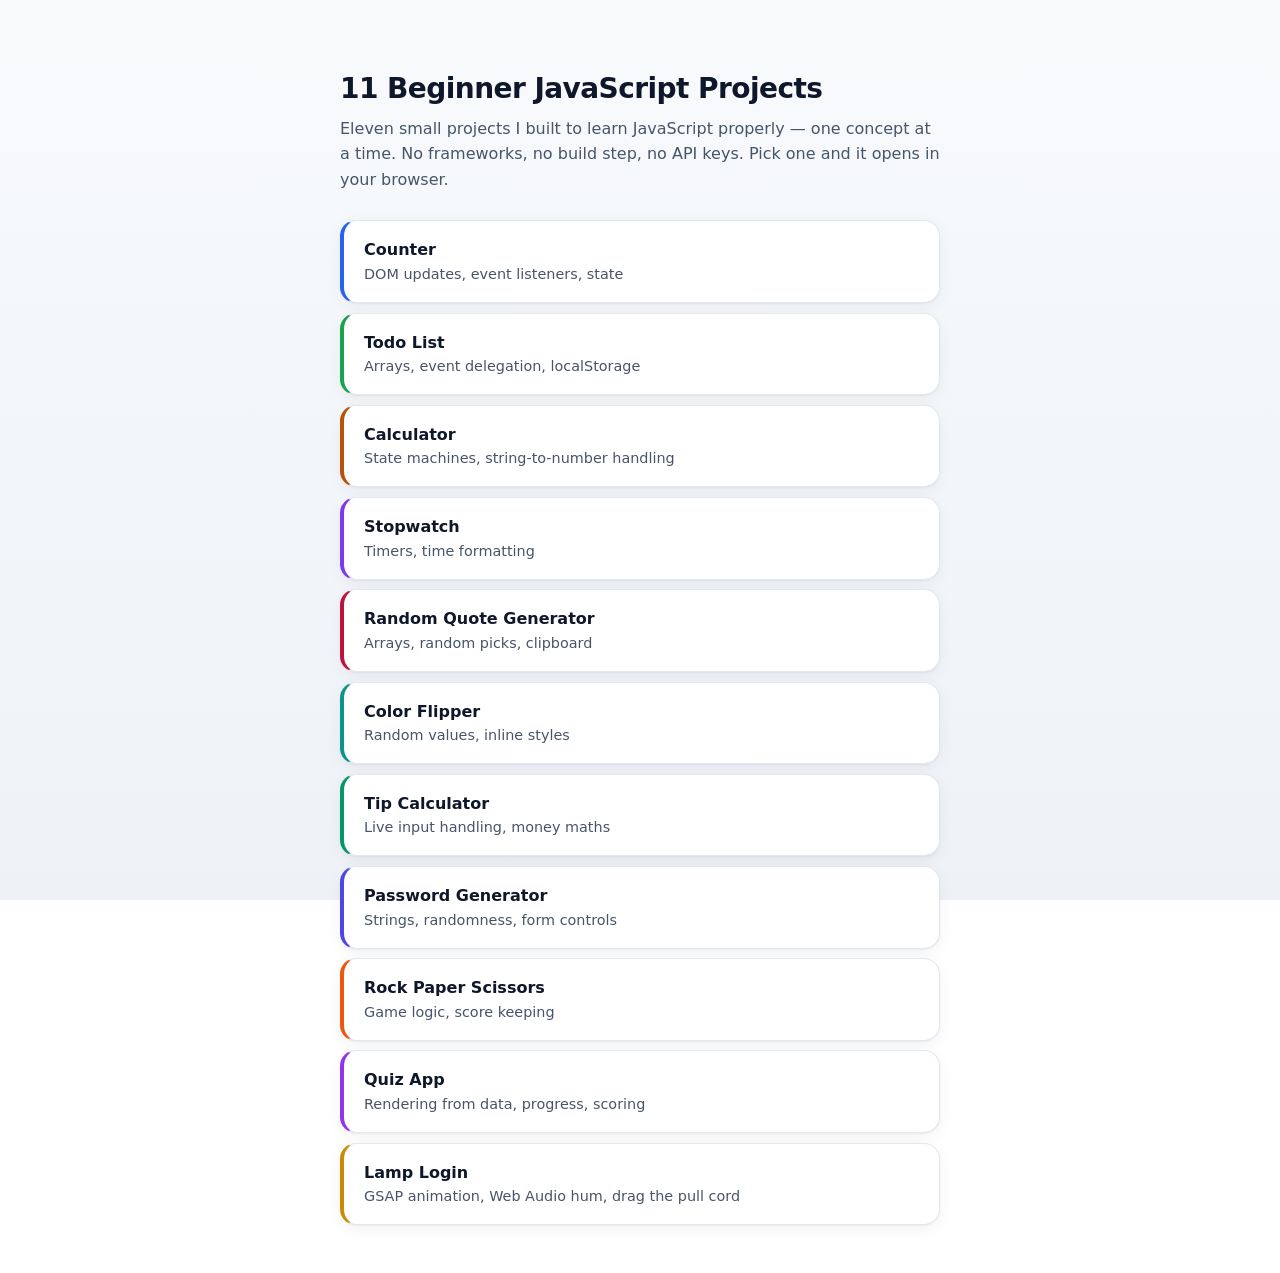
<file: index.html>
<!DOCTYPE html>
<html lang="en">
<head>
<meta charset="UTF-8">
<meta name="viewport" content="width=device-width, initial-scale=1.0">
<title>11 Beginner JavaScript Projects</title>
<style>
  /* Same classic theme as the projects: ink on paper, one accent
     per project. Cards rise in one after another on load; where the
     browser supports it, they instead reveal as you scroll to them. */
  * { box-sizing: border-box; }

  body {
    font-family: system-ui, -apple-system, "Segoe UI", sans-serif;
    max-width: 640px;
    margin: 0 auto;
    padding: 3rem 1.25rem 2rem;
    background: linear-gradient(180deg, #f8fafc 0%, #eef2f7 100%);
    background-attachment: fixed;
    color: #0f172a;
    line-height: 1.6;
  }
  h1 {
    font-size: 1.75rem;
    letter-spacing: -0.02em;
    margin-bottom: 0.25rem;
  }
  p.intro {
    color: #475569;
    margin-top: 0;
    margin-bottom: 1.75rem;
  }
  ol {
    list-style: none;
    padding: 0;
  }

  @keyframes rise {
    from { opacity: 0; transform: translateY(12px); }
    to { opacity: 1; transform: translateY(0); }
  }

  li {
    background: #fff;
    border: 1px solid #e2e8f0;
    border-left: 4px solid #cbd5e1;
    border-radius: 1rem;
    padding: 1rem 1.25rem;
    margin-bottom: 0.6rem;
    box-shadow: 0 1px 2px rgba(15, 23, 42, 0.05), 0 4px 16px rgba(15, 23, 42, 0.05);
    transition: transform 0.15s, box-shadow 0.15s;
    animation: rise 0.5s ease-out both;
  }
  li:hover {
    transform: translateY(-2px);
    box-shadow: 0 1px 2px rgba(15, 23, 42, 0.05), 0 8px 24px rgba(15, 23, 42, 0.1);
  }

  /* One card after another, top to bottom. */
  li:nth-child(1) { animation-delay: 0.05s; }
  li:nth-child(2) { animation-delay: 0.1s; }
  li:nth-child(3) { animation-delay: 0.15s; }
  li:nth-child(4) { animation-delay: 0.2s; }
  li:nth-child(5) { animation-delay: 0.25s; }
  li:nth-child(6) { animation-delay: 0.3s; }
  li:nth-child(7) { animation-delay: 0.35s; }
  li:nth-child(8) { animation-delay: 0.4s; }
  li:nth-child(9) { animation-delay: 0.45s; }
  li:nth-child(10) { animation-delay: 0.5s; }
  li:nth-child(11) { animation-delay: 0.55s; }

  /* Each card's accent bar matches its project's colour. */
  li:nth-child(1) { border-left-color: #2563eb; }
  li:nth-child(2) { border-left-color: #16a34a; }
  li:nth-child(3) { border-left-color: #b45309; }
  li:nth-child(4) { border-left-color: #7c3aed; }
  li:nth-child(5) { border-left-color: #be123c; }
  li:nth-child(6) { border-left-color: #0d9488; }
  li:nth-child(7) { border-left-color: #059669; }
  li:nth-child(8) { border-left-color: #4f46e5; }
  li:nth-child(9) { border-left-color: #ea580c; }
  li:nth-child(10) { border-left-color: #9333ea; }
  li:nth-child(11) { border-left-color: #ca8a04; }

  li a {
    font-weight: 600;
    color: #0f172a;
    text-decoration: none;
  }
  li a:hover {
    text-decoration: underline;
  }
  li:nth-child(1) a:hover { color: #2563eb; }
  li:nth-child(2) a:hover { color: #16a34a; }
  li:nth-child(3) a:hover { color: #b45309; }
  li:nth-child(4) a:hover { color: #7c3aed; }
  li:nth-child(5) a:hover { color: #be123c; }
  li:nth-child(6) a:hover { color: #0d9488; }
  li:nth-child(7) a:hover { color: #059669; }
  li:nth-child(8) a:hover { color: #4f46e5; }
  li:nth-child(9) a:hover { color: #ea580c; }
  li:nth-child(10) a:hover { color: #9333ea; }
  li:nth-child(11) a:hover { color: #ca8a04; }

  li span {
    display: block;
    color: #475569;
    font-size: 0.9rem;
  }

  /* Scroll reveal where the browser supports it: each card fades in
     as it enters the viewport, replacing the load animation above. */
  @supports (animation-timeline: view()) {
    li {
      animation: reveal linear both;
      animation-timeline: view();
      animation-range: entry 0% cover 30%;
    }
    @keyframes reveal {
      from { opacity: 0; transform: translateY(16px); }
      to { opacity: 1; transform: translateY(0); }
    }
  }

  /* Motion is decoration: switch it off for anyone who asks for less. */
  @media (prefers-reduced-motion: reduce) {
    * { animation: none !important; transition: none !important; }
  }
</style>
</head>
<body>
  <h1>11 Beginner JavaScript Projects</h1>
  <p class="intro">Eleven small projects I built to learn JavaScript properly — one concept at a time. No frameworks, no build step, no API keys. Pick one and it opens in your browser.</p>
  <ol>
    <li><a href="01-counter/">Counter</a><span>DOM updates, event listeners, state</span></li>
    <li><a href="02-todo-list/">Todo List</a><span>Arrays, event delegation, localStorage</span></li>
    <li><a href="03-calculator/">Calculator</a><span>State machines, string-to-number handling</span></li>
    <li><a href="04-stopwatch/">Stopwatch</a><span>Timers, time formatting</span></li>
    <li><a href="05-random-quote-generator/">Random Quote Generator</a><span>Arrays, random picks, clipboard</span></li>
    <li><a href="06-color-flipper/">Color Flipper</a><span>Random values, inline styles</span></li>
    <li><a href="07-tip-calculator/">Tip Calculator</a><span>Live input handling, money maths</span></li>
    <li><a href="08-password-generator/">Password Generator</a><span>Strings, randomness, form controls</span></li>
    <li><a href="09-rock-paper-scissors/">Rock Paper Scissors</a><span>Game logic, score keeping</span></li>
    <li><a href="10-quiz-app/">Quiz App</a><span>Rendering from data, progress, scoring</span></li>
    <li><a href="11-lamp-login/">Lamp Login</a><span>GSAP animation, Web Audio hum, drag the pull cord</span></li>
  </ol>
</body>
</html>
</file>
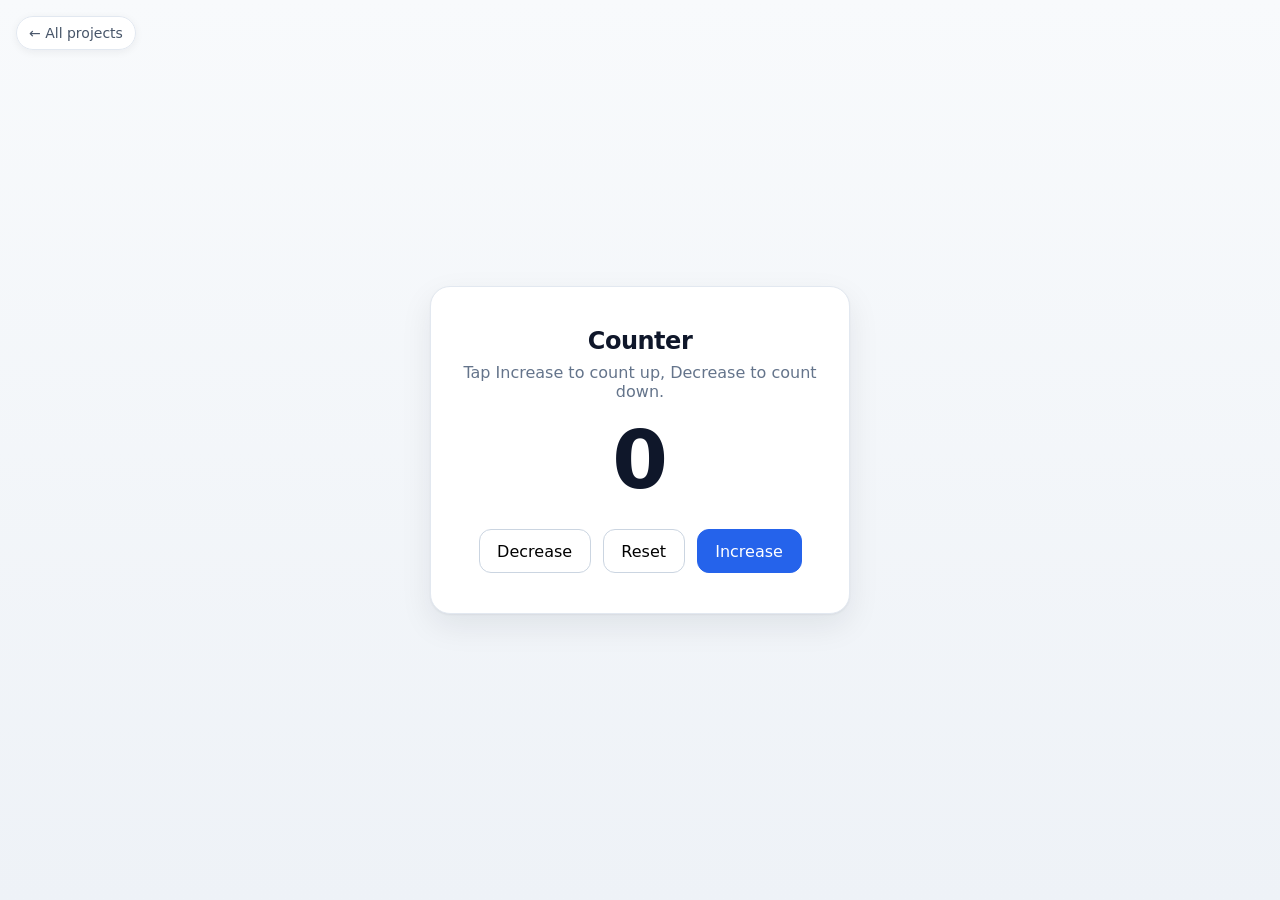
<file: 01-counter/index.html>
<!DOCTYPE html>
<html lang="en">
<head>
<meta charset="UTF-8">
<meta name="viewport" content="width=device-width, initial-scale=1.0">
<title>Counter</title>
<link rel="stylesheet" href="style.css">
</head>
<body>
  <a class="back" href="../">← All projects</a>
  <main class="card">
    <h1>Counter</h1>
    <p class="subtitle">Tap Increase to count up, Decrease to count down.</p>
    <p id="count">0</p>
    <div class="buttons">
      <button data-action="decrease">Decrease</button>
      <button data-action="reset">Reset</button>
      <button data-action="increase">Increase</button>
    </div>
  </main>
  <script src="script.js"></script>
</body>
</html>
</file>
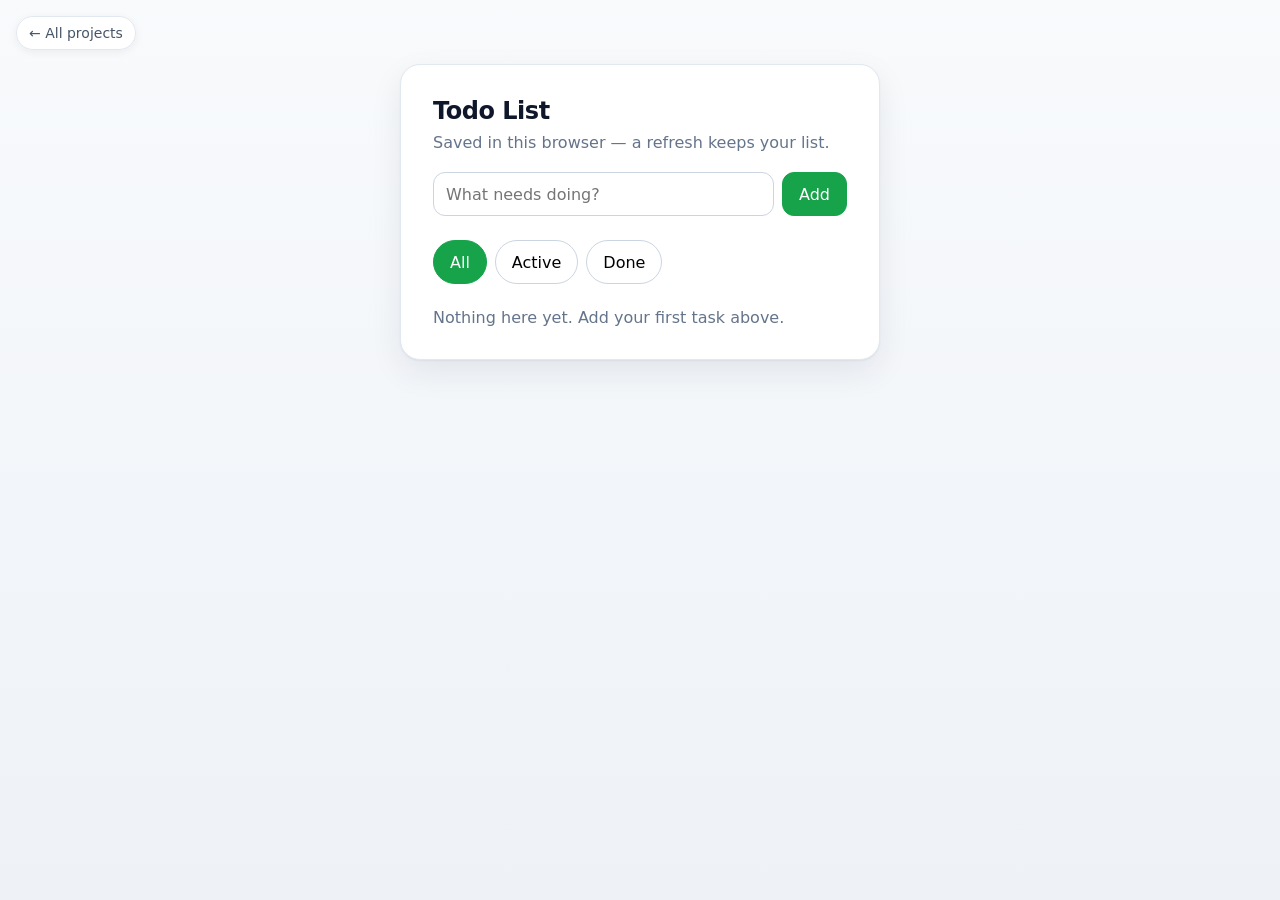
<file: 02-todo-list/index.html>
<!DOCTYPE html>
<html lang="en">
<head>
<meta charset="UTF-8">
<meta name="viewport" content="width=device-width, initial-scale=1.0">
<title>Todo List</title>
<link rel="stylesheet" href="style.css">
</head>
<body>
  <a class="back" href="../">← All projects</a>
  <main class="card">
    <h1>Todo List</h1>
    <p class="subtitle">Saved in this browser — a refresh keeps your list.</p>
    <form id="todo-form">
      <input id="todo-input" type="text" placeholder="What needs doing?" autocomplete="off">
      <button type="submit">Add</button>
    </form>
    <ul id="todo-list"></ul>
    <div class="filters">
      <button data-filter="all" class="active">All</button>
      <button data-filter="active">Active</button>
      <button data-filter="done">Done</button>
    </div>
    <p id="empty-message">Nothing here yet. Add your first task above.</p>
  </main>
  <script src="script.js"></script>
</body>
</html>
</file>
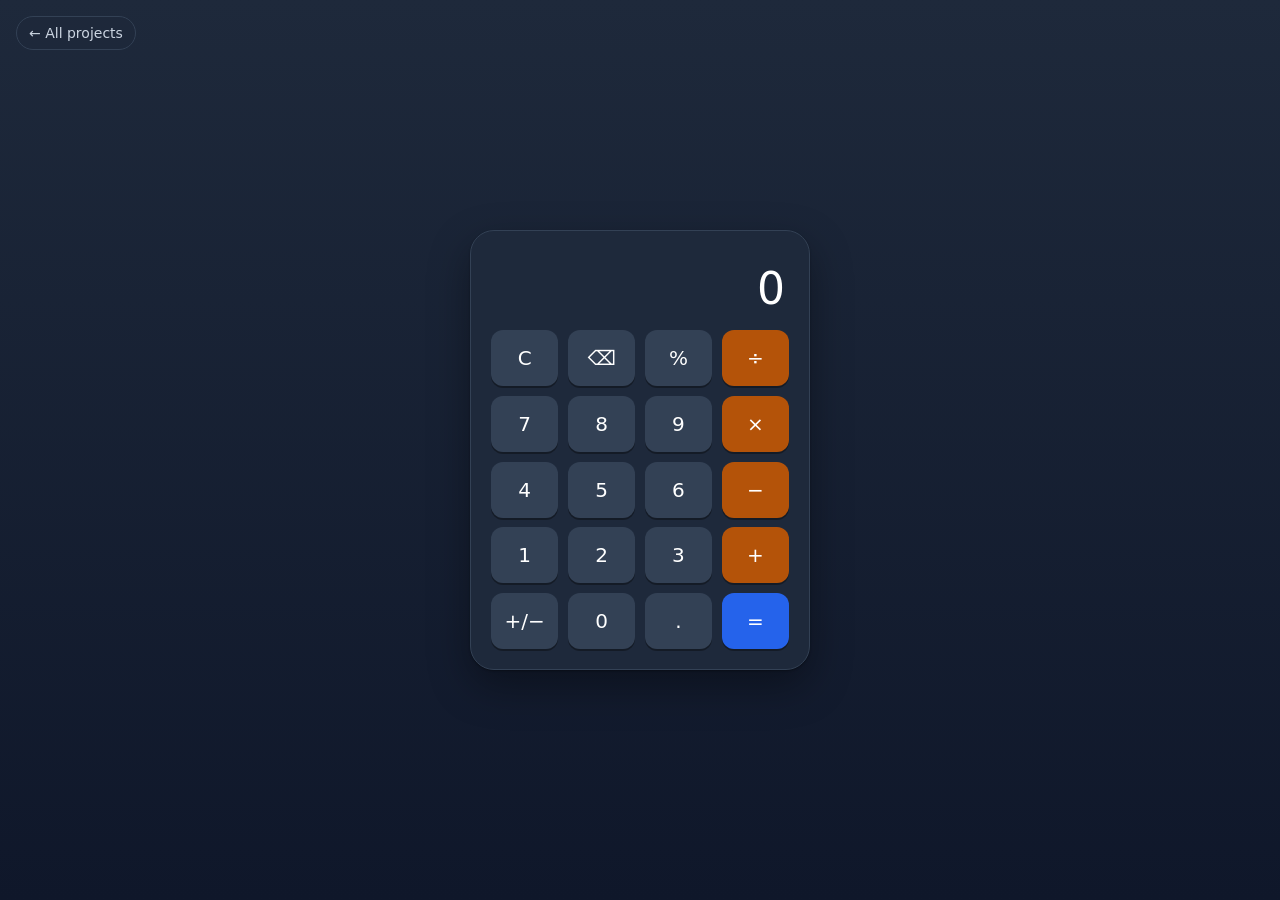
<file: 03-calculator/index.html>
<!DOCTYPE html>
<html lang="en">
<head>
<meta charset="UTF-8">
<meta name="viewport" content="width=device-width, initial-scale=1.0">
<title>Calculator</title>
<link rel="stylesheet" href="style.css">
</head>
<body>
  <a class="back" href="../">← All projects</a>
  <main class="calculator">
    <div id="display">0</div>
    <div class="keys">
      <button data-key="clear">C</button>
      <button data-key="backspace">⌫</button>
      <button data-key="%">%</button>
      <button data-key="/">÷</button>
      <button data-key="7">7</button>
      <button data-key="8">8</button>
      <button data-key="9">9</button>
      <button data-key="*">×</button>
      <button data-key="4">4</button>
      <button data-key="5">5</button>
      <button data-key="6">6</button>
      <button data-key="-">−</button>
      <button data-key="1">1</button>
      <button data-key="2">2</button>
      <button data-key="3">3</button>
      <button data-key="+">+</button>
      <button data-key="negate">+/−</button>
      <button data-key="0">0</button>
      <button data-key=".">.</button>
      <button data-key="=" class="equals">=</button>
    </div>
  </main>
  <script src="script.js"></script>
</body>
</html>
</file>
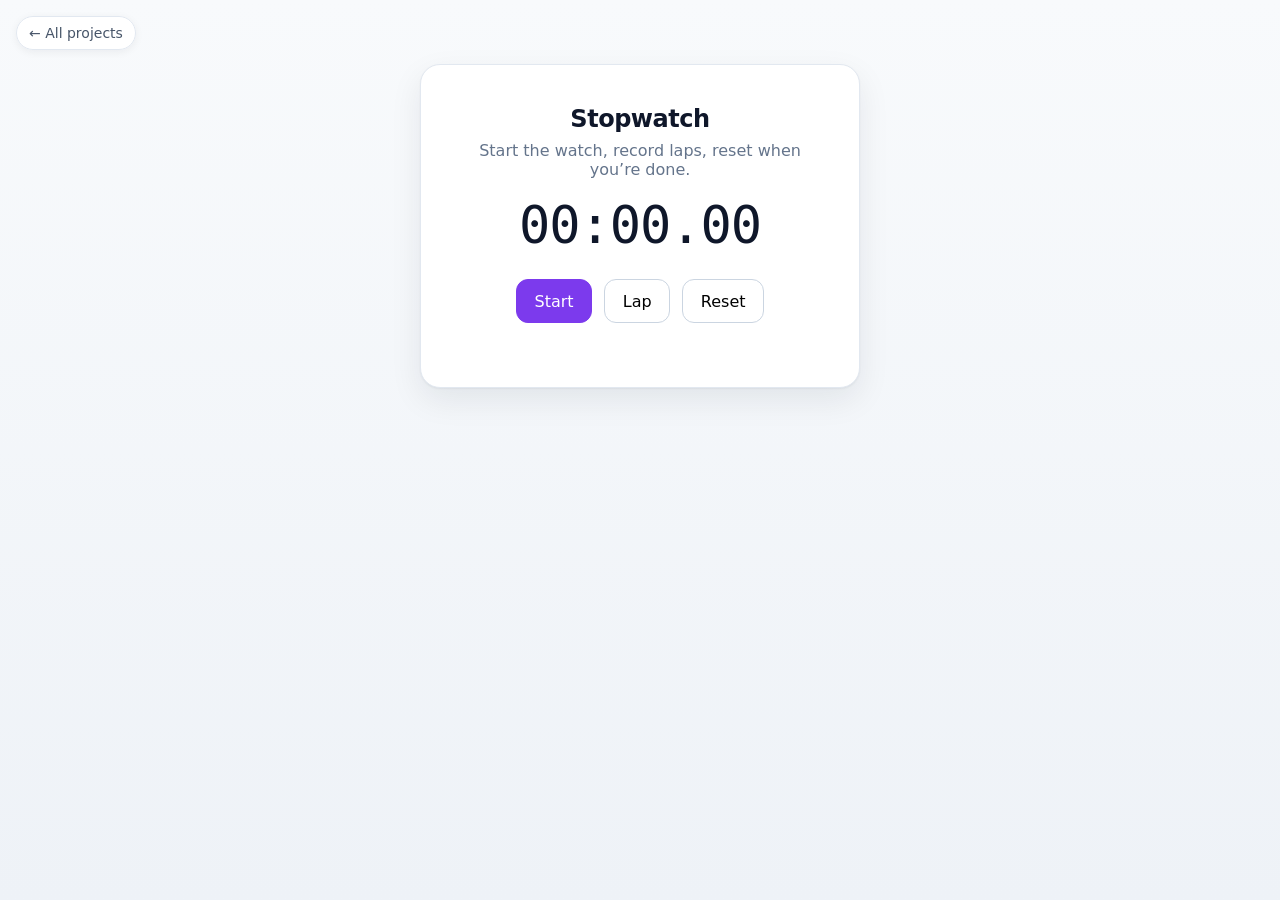
<file: 04-stopwatch/index.html>
<!DOCTYPE html>
<html lang="en">
<head>
<meta charset="UTF-8">
<meta name="viewport" content="width=device-width, initial-scale=1.0">
<title>Stopwatch</title>
<link rel="stylesheet" href="style.css">
</head>
<body>
  <a class="back" href="../">← All projects</a>
  <main class="card">
    <h1>Stopwatch</h1>
    <p class="subtitle">Start the watch, record laps, reset when you’re done.</p>
    <p id="time">00:00.00</p>
    <div class="buttons">
      <button id="start-stop">Start</button>
      <button id="lap">Lap</button>
      <button id="reset">Reset</button>
    </div>
    <ul id="laps"></ul>
  </main>
  <script src="script.js"></script>
</body>
</html>
</file>
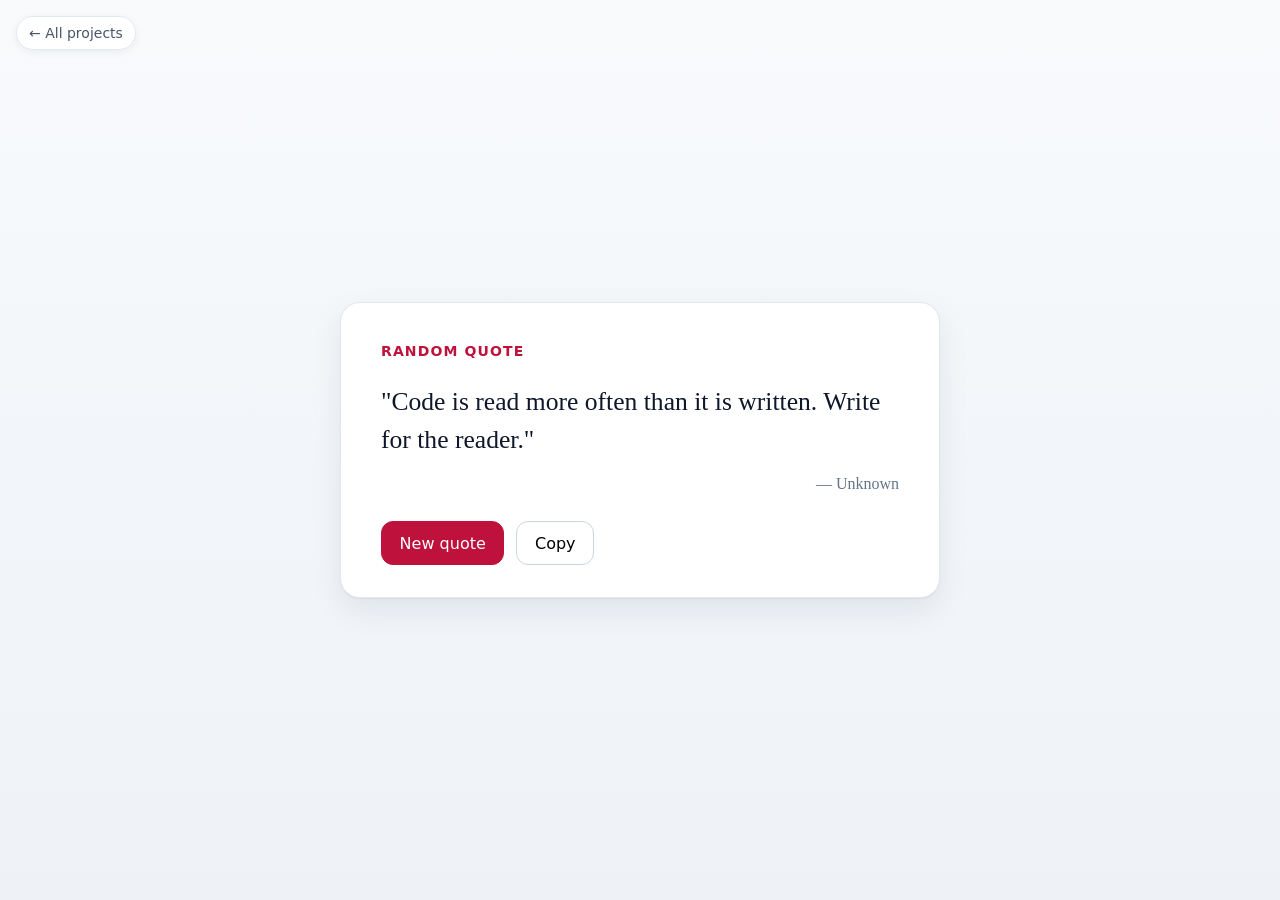
<file: 05-random-quote-generator/index.html>
<!DOCTYPE html>
<html lang="en">
<head>
<meta charset="UTF-8">
<meta name="viewport" content="width=device-width, initial-scale=1.0">
<title>Random Quote Generator</title>
<link rel="stylesheet" href="style.css">
</head>
<body>
  <a class="back" href="../">← All projects</a>
  <main class="card">
    <h1>Random Quote</h1>
    <blockquote id="quote"></blockquote>
    <p id="author"></p>
    <div class="buttons">
      <button id="new-quote">New quote</button>
      <button id="copy-quote">Copy</button>
    </div>
    <p id="copied" hidden>Copied!</p>
  </main>
  <script src="script.js"></script>
</body>
</html>
</file>
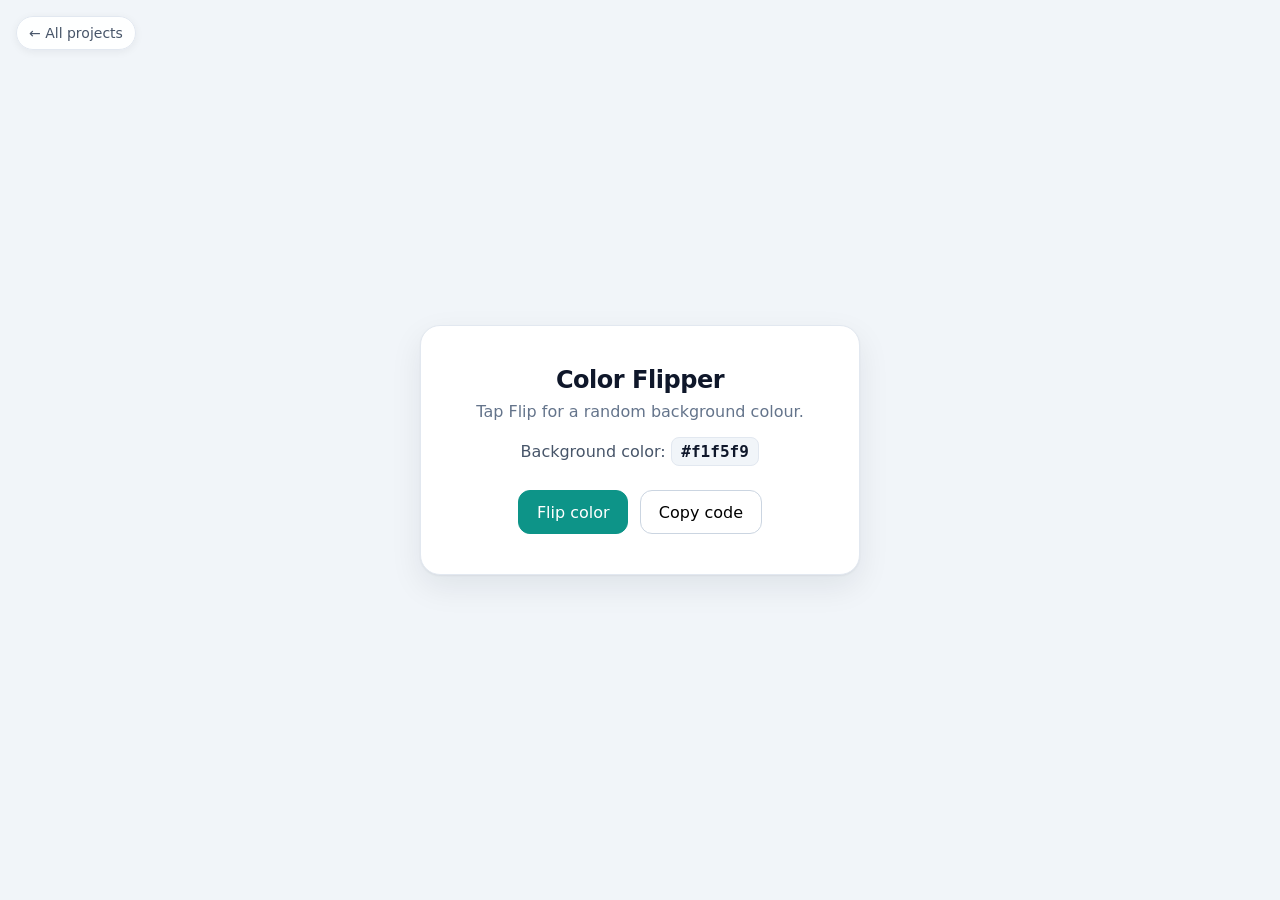
<file: 06-color-flipper/index.html>
<!DOCTYPE html>
<html lang="en">
<head>
<meta charset="UTF-8">
<meta name="viewport" content="width=device-width, initial-scale=1.0">
<title>Color Flipper</title>
<link rel="stylesheet" href="style.css">
</head>
<body>
  <a class="back" href="../">← All projects</a>
  <main class="card">
    <h1>Color Flipper</h1>
    <p class="subtitle">Tap Flip for a random background colour.</p>
    <p>Background color: <strong id="color-code">#f1f5f9</strong></p>
    <div class="buttons">
      <button id="flip">Flip color</button>
      <button id="copy">Copy code</button>
    </div>
    <p id="copied" hidden>Copied!</p>
  </main>
  <script src="script.js"></script>
</body>
</html>
</file>
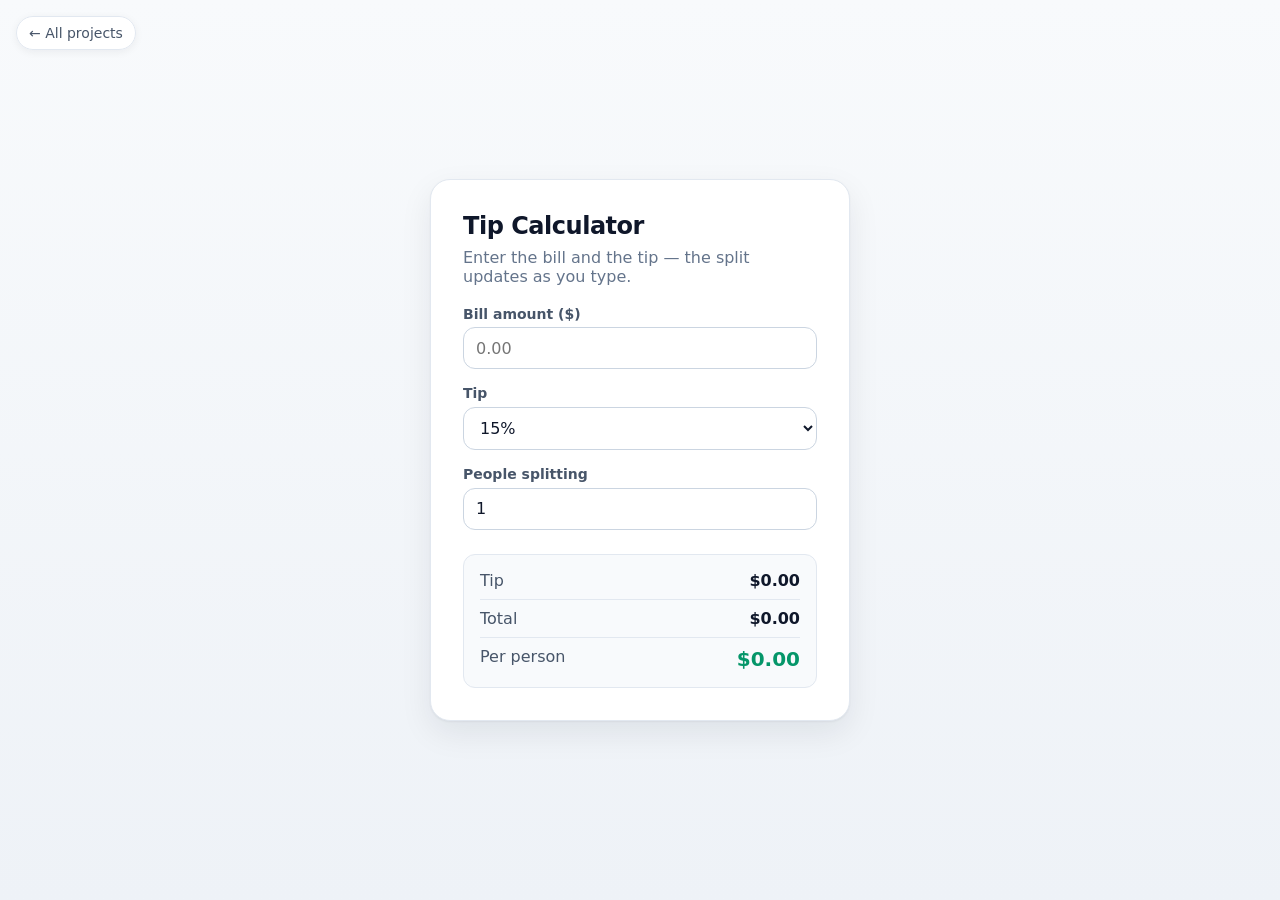
<file: 07-tip-calculator/index.html>
<!DOCTYPE html>
<html lang="en">
<head>
<meta charset="UTF-8">
<meta name="viewport" content="width=device-width, initial-scale=1.0">
<title>Tip Calculator</title>
<link rel="stylesheet" href="style.css">
</head>
<body>
  <a class="back" href="../">← All projects</a>
  <main class="card">
    <h1>Tip Calculator</h1>
    <p class="subtitle">Enter the bill and the tip — the split updates as you type.</p>
    <label>
      Bill amount ($)
      <input id="bill" type="number" min="0" step="0.01" placeholder="0.00">
    </label>
    <label>
      Tip
      <select id="tip-percent">
        <option value="0.10">10%</option>
        <option value="0.15" selected>15%</option>
        <option value="0.20">20%</option>
        <option value="0.25">25%</option>
      </select>
    </label>
    <label>
      People splitting
      <input id="people" type="number" min="1" step="1" value="1">
    </label>
    <dl>
      <div><dt>Tip</dt><dd id="tip-amount">$0.00</dd></div>
      <div><dt>Total</dt><dd id="total">$0.00</dd></div>
      <div><dt>Per person</dt><dd id="per-person">$0.00</dd></div>
    </dl>
  </main>
  <script src="script.js"></script>
</body>
</html>
</file>
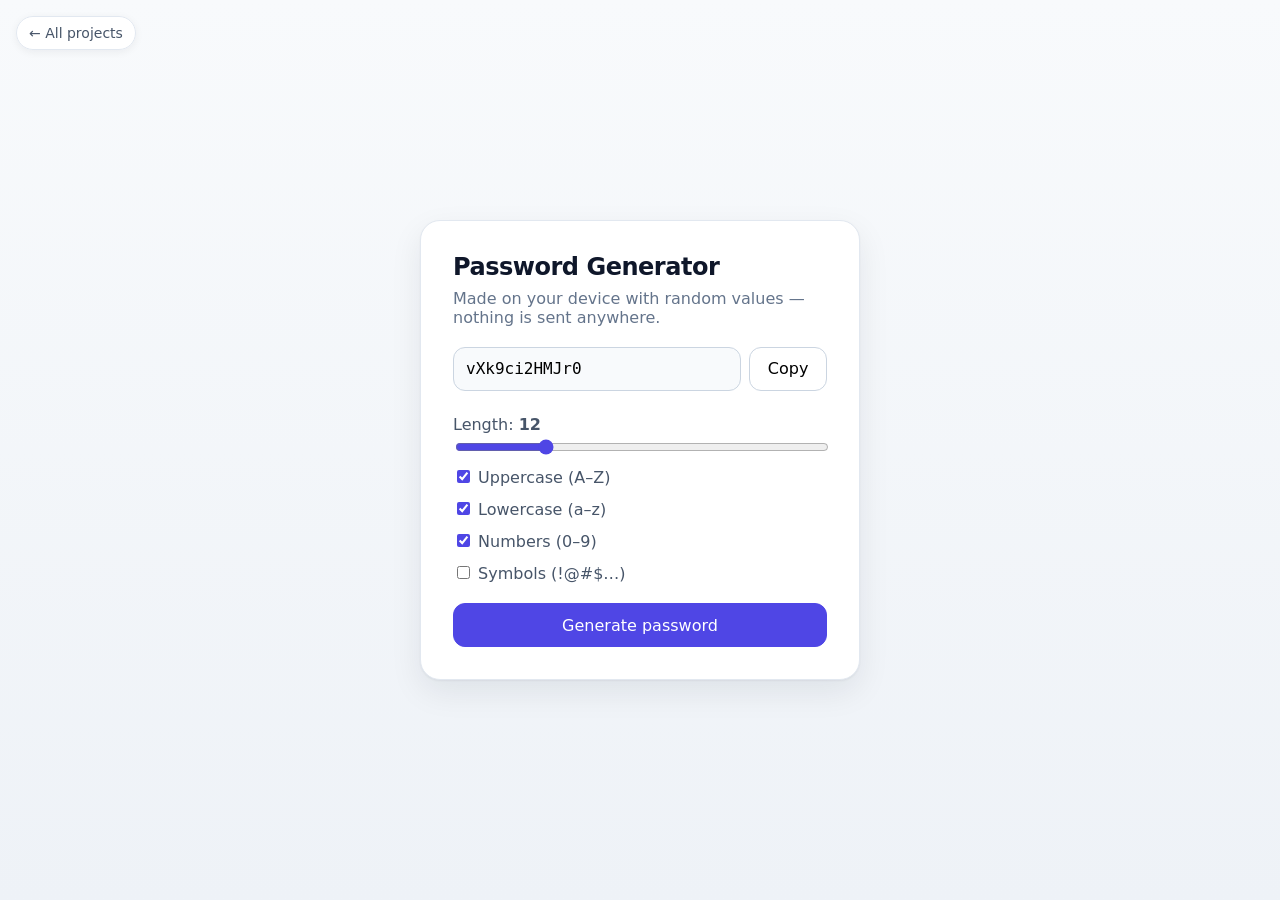
<file: 08-password-generator/index.html>
<!DOCTYPE html>
<html lang="en">
<head>
<meta charset="UTF-8">
<meta name="viewport" content="width=device-width, initial-scale=1.0">
<title>Password Generator</title>
<link rel="stylesheet" href="style.css">
</head>
<body>
  <a class="back" href="../">← All projects</a>
  <main class="card">
    <h1>Password Generator</h1>
    <p class="subtitle">Made on your device with random values — nothing is sent anywhere.</p>
    <div class="output-row">
      <input id="password" type="text" readonly placeholder="Your password will appear here">
      <button id="copy">Copy</button>
    </div>
    <label>
      Length: <strong id="length-value">12</strong>
      <input id="length" type="range" min="6" max="32" value="12">
    </label>
    <label><input id="uppercase" type="checkbox" checked> Uppercase (A–Z)</label>
    <label><input id="lowercase" type="checkbox" checked> Lowercase (a–z)</label>
    <label><input id="numbers" type="checkbox" checked> Numbers (0–9)</label>
    <label><input id="symbols" type="checkbox"> Symbols (!@#$…)</label>
    <button id="generate" class="primary">Generate password</button>
    <p id="copied" hidden>Copied!</p>
  </main>
  <script src="script.js"></script>
</body>
</html>
</file>
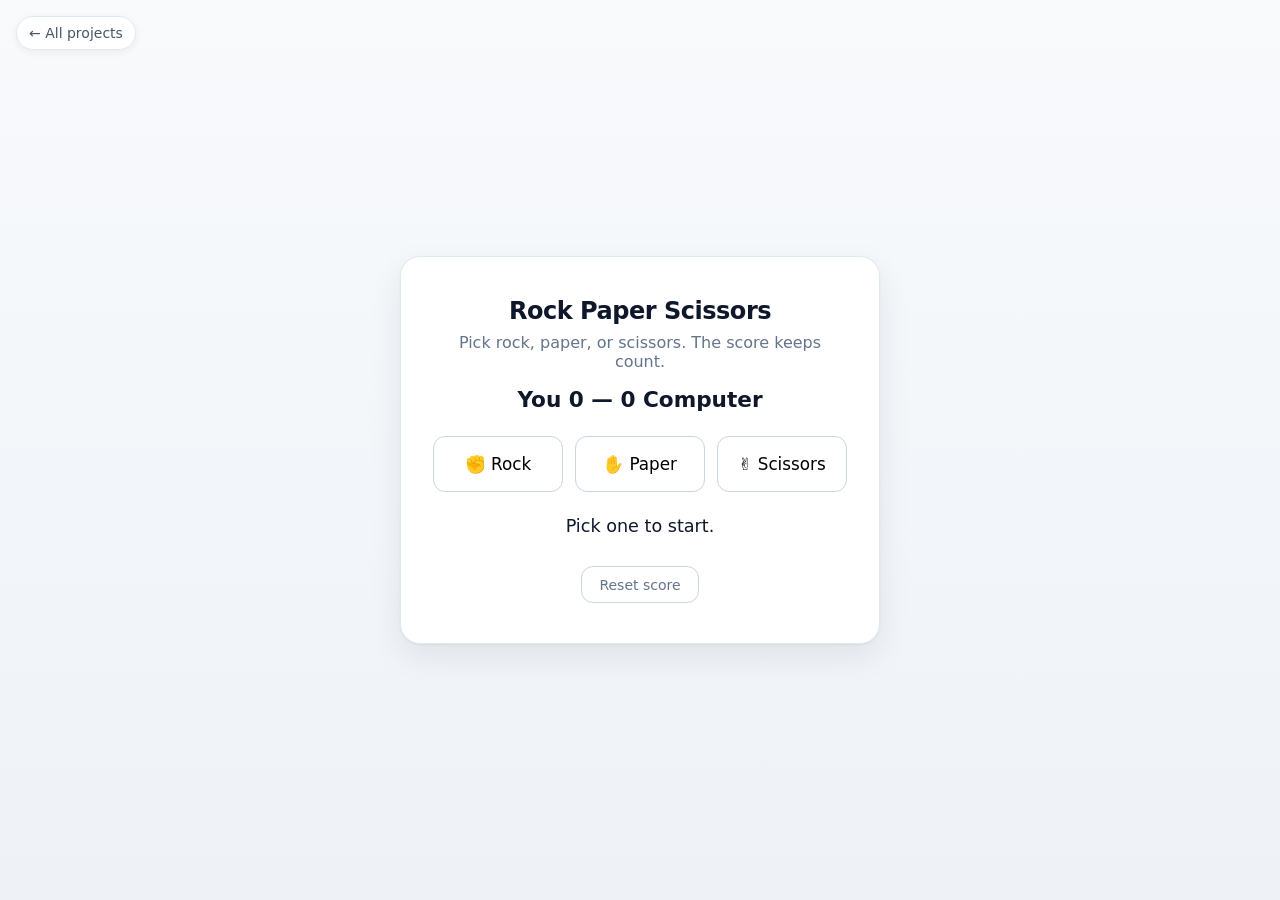
<file: 09-rock-paper-scissors/index.html>
<!DOCTYPE html>
<html lang="en">
<head>
<meta charset="UTF-8">
<meta name="viewport" content="width=device-width, initial-scale=1.0">
<title>Rock Paper Scissors</title>
<link rel="stylesheet" href="style.css">
</head>
<body>
  <a class="back" href="../">← All projects</a>
  <main class="card">
    <h1>Rock Paper Scissors</h1>
    <p class="subtitle">Pick rock, paper, or scissors. The score keeps count.</p>
    <p id="score">You 0 — 0 Computer</p>
    <div class="choices">
      <button data-choice="rock">✊ Rock</button>
      <button data-choice="paper">✋ Paper</button>
      <button data-choice="scissors">✌️ Scissors</button>
    </div>
    <p id="result">Pick one to start.</p>
    <button id="reset">Reset score</button>
  </main>
  <script src="script.js"></script>
</body>
</html>
</file>
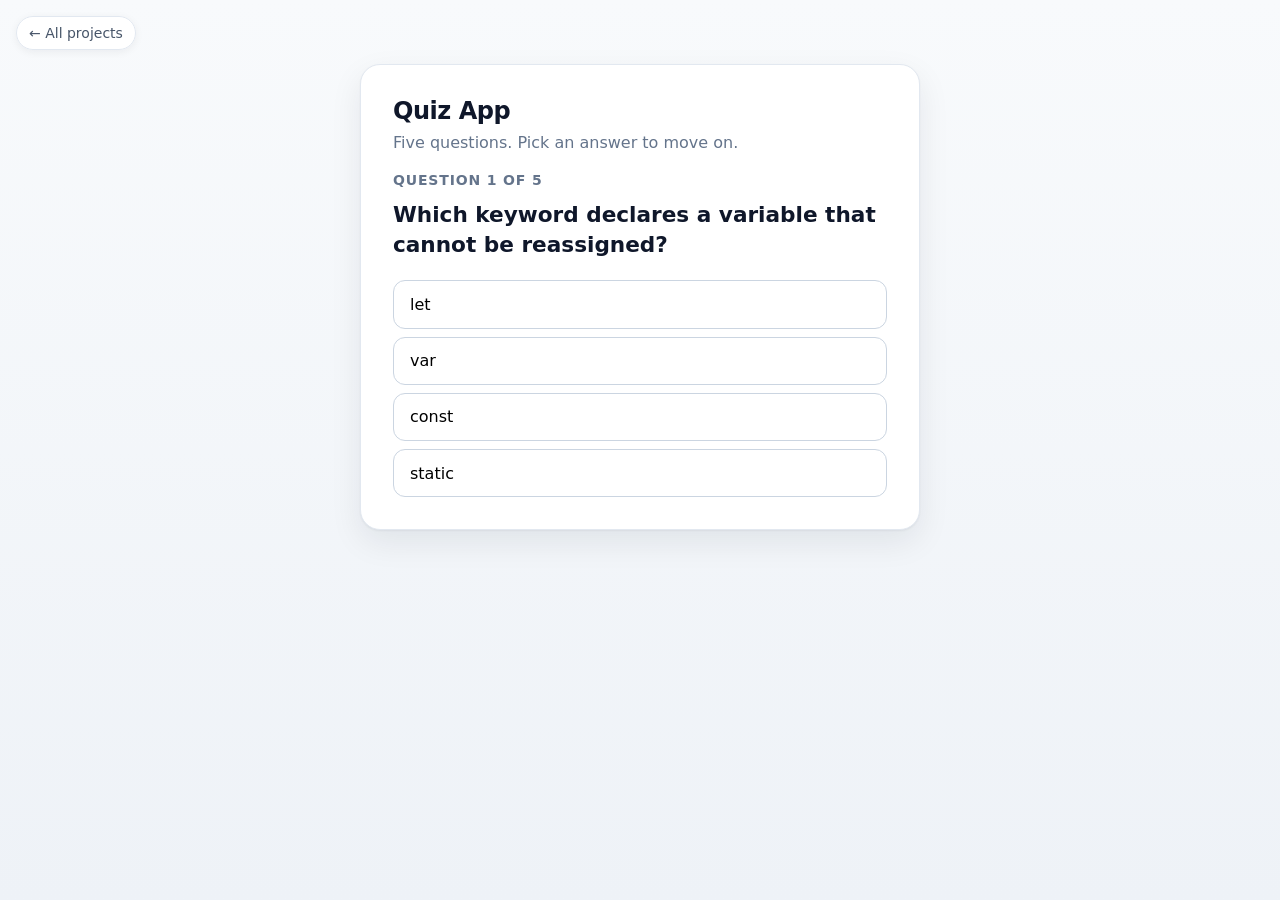
<file: 10-quiz-app/index.html>
<!DOCTYPE html>
<html lang="en">
<head>
<meta charset="UTF-8">
<meta name="viewport" content="width=device-width, initial-scale=1.0">
<title>Quiz App</title>
<link rel="stylesheet" href="style.css">
</head>
<body>
  <a class="back" href="../">← All projects</a>
  <main class="card">
    <h1>Quiz App</h1>
    <p class="subtitle">Five questions. Pick an answer to move on.</p>
    <div id="quiz">
      <p id="progress"></p>
      <h2 id="question"></h2>
      <div id="answers"></div>
    </div>
    <div id="results" hidden>
      <h2 id="final-score"></h2>
      <p id="final-message"></p>
      <button id="restart">Play again</button>
    </div>
  </main>
  <script src="script.js"></script>
</body>
</html>
</file>
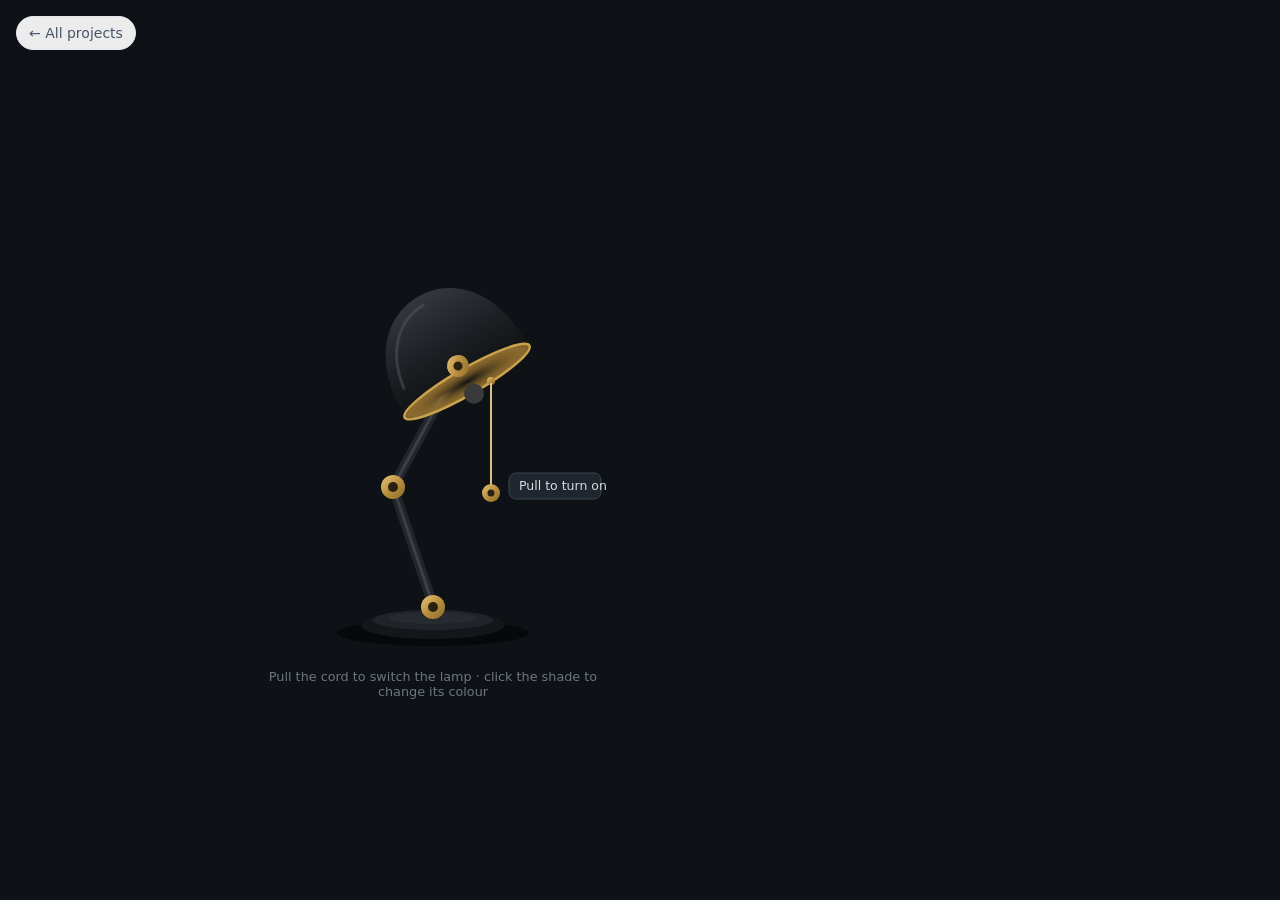
<file: 11-lamp-login/index.html>
<!DOCTYPE html>
<html lang="en">
<head>
  <meta charset="UTF-8" />
  <meta name="viewport" content="width=device-width, initial-scale=1.0" />
  <title>Lamp Login — pull the cord, light the room</title>
  <link rel="stylesheet" href="style.css" />
</head>
<body>
  <a class="back" href="../">← All projects</a>
  <main class="room" id="room">
    <!-- Soft light spilling on the wall behind the lamp. -->
    <div class="wall-glow" aria-hidden="true"></div>

    <!-- The lamp. Drawn as SVG so every part can move on its own. -->
    <section class="lamp-scene" aria-label="Desk lamp">
      <svg id="lamp" viewBox="0 0 360 460" role="group" aria-label="Articulated desk lamp">
        <defs>
          <!-- The cone of light falling from the shade to the floor. -->
          <linearGradient id="coneGrad" x1="0" y1="0" x2="0" y2="1">
            <stop offset="0" style="stop-color: var(--accent)" stop-opacity="0.5" />
            <stop offset="1" style="stop-color: var(--accent)" stop-opacity="0" />
          </linearGradient>
          <!-- The glow of the bulb itself. -->
          <radialGradient id="bulbGrad" cx="0.5" cy="0.5" r="0.5">
            <stop offset="0" style="stop-color: var(--accent)" stop-opacity="0.9" />
            <stop offset="1" style="stop-color: var(--accent)" stop-opacity="0" />
          </radialGradient>
          <!-- The inside of the shade: dark when off, lit when on. -->
          <radialGradient id="mouthGrad" cx="0.5" cy="0.5" r="0.65">
            <stop id="mouthHot" offset="0" style="stop-color: var(--accent)" stop-opacity="0" />
            <stop offset="0.7" style="stop-color: #8a6a2f" stop-opacity="1" />
            <stop offset="1" style="stop-color: #3a2f18" stop-opacity="1" />
          </radialGradient>
          <linearGradient id="domeGrad" x1="0" y1="0" x2="0" y2="1">
            <stop offset="0" stop-color="#33383e" />
            <stop offset="0.55" stop-color="#1d2024" />
            <stop offset="1" stop-color="#101215" />
          </linearGradient>
          <linearGradient id="brassGrad" x1="0" y1="0" x2="1" y2="1">
            <stop offset="0" stop-color="#e8c877" />
            <stop offset="0.5" stop-color="#b98f3e" />
            <stop offset="1" stop-color="#8a6a2a" />
          </linearGradient>
          <filter id="soft" x="-40%" y="-40%" width="180%" height="180%">
            <feGaussianBlur stdDeviation="12" />
          </filter>
          <filter id="softSmall" x="-60%" y="-60%" width="220%" height="220%">
            <feGaussianBlur stdDeviation="5" />
          </filter>
        </defs>

        <!-- Floor shadow under the base. -->
        <ellipse cx="180" cy="432" rx="96" ry="13" fill="#000" opacity="0.55" />

        <!-- The cone of light. It lives behind the arms, in front of the wall. -->
        <polygon id="lightCone" points="186,198 260,178 332,434 108,434"
                 fill="url(#coneGrad)" filter="url(#soft)" opacity="0" />

        <!-- Lower arm: base joint up to the elbow. -->
        <line x1="180" y1="404" x2="140" y2="286" stroke="#22262b" stroke-width="10" stroke-linecap="round" />
        <line x1="180" y1="404" x2="140" y2="286" stroke="#3a4046" stroke-width="3" stroke-linecap="round" />

        <!-- Upper arm: elbow up to the head joint. -->
        <line x1="140" y1="286" x2="205" y2="166" stroke="#22262b" stroke-width="10" stroke-linecap="round" />
        <line x1="140" y1="286" x2="205" y2="166" stroke="#3a4046" stroke-width="3" stroke-linecap="round" />

        <!-- Round base. -->
        <ellipse cx="180" cy="424" rx="72" ry="14" fill="#14161a" />
        <ellipse cx="180" cy="419" rx="60" ry="10" fill="#202329" />
        <ellipse cx="180" cy="417" rx="44" ry="6" fill="#2a2e33" opacity="0.7" />

        <!-- Brass joints. -->
        <circle cx="180" cy="406" r="12" fill="url(#brassGrad)" />
        <circle cx="180" cy="406" r="5" fill="#2a2113" />
        <circle cx="140" cy="286" r="12" fill="url(#brassGrad)" />
        <circle cx="140" cy="286" r="5" fill="#2a2113" />

        <!-- The shade. It rotates a little when the lamp turns on,
             around the head joint, so it needs its own group. -->
        <g id="shadeGroup" transform="translate(205 165) rotate(-30)" style="cursor: pointer"
           tabindex="0" role="button" aria-label="Change the light colour">
          <title>Click to change the light colour</title>
          <!-- Dome -->
          <path d="M -72 18 C -72 -48 -38 -80 0 -80 C 38 -80 72 -48 72 18 Z"
                fill="url(#domeGrad)" />
          <!-- A faint highlight along the top of the dome. -->
          <path d="M -58 -8 C -52 -52 -24 -70 0 -70" fill="none"
                stroke="#4a5058" stroke-width="3" stroke-linecap="round" opacity="0.6" />
          <!-- The mouth of the shade, with its gold rim. -->
          <ellipse cx="0" cy="18" rx="72" ry="13" fill="url(#mouthGrad)"
                   stroke="#c9a24b" stroke-width="2.5" />
          <!-- The bulb, hanging just under the mouth. -->
          <circle id="bulbGlow" cx="0" cy="34" r="30" fill="url(#bulbGrad)" opacity="0" />
          <circle id="bulb" cx="0" cy="32" r="10" fill="#3a3a3a" />
          <!-- The head joint, drawn here so it turns with the shade. -->
          <circle cx="0" cy="0" r="11" fill="url(#brassGrad)" />
          <circle cx="0" cy="0" r="4.5" fill="#2a2113" />
        </g>

        <!-- The pull cord. It hangs on its own so it can be dragged
             down and spring back without moving the shade. -->
        <g id="cord" style="cursor: grab" tabindex="0" role="button"
           aria-label="Pull the cord to turn the lamp on or off">
          <title>Pull to turn the lamp on or off</title>
          <circle cx="238" cy="180" r="4" fill="url(#brassGrad)" />
          <line x1="238" y1="182" x2="238" y2="284" stroke="#d8c08a" stroke-width="2" />
          <circle id="cordHandle" cx="238" cy="292" r="9" fill="url(#brassGrad)" />
          <circle cx="238" cy="292" r="3.5" fill="#2a2113" />
        </g>

        <!-- "Pull to turn on" hint, shown until the first pull. -->
        <g id="tooltip">
          <rect x="256" y="272" width="92" height="26" rx="7"
                fill="#20262d" stroke="#3a444e" stroke-width="1" />
          <text x="266" y="289" fill="#d5dce2" font-size="12.5"
                font-family="system-ui, sans-serif">Pull to turn on</text>
        </g>
      </svg>
      <p class="lamp-hint">Pull the cord to switch the lamp &middot; click the shade to change its colour</p>
    </section>

    <!-- The login card. Hidden until the lamp is on. -->
    <section class="card" id="card" aria-label="Sign in">
      <span class="sparkle" aria-hidden="true">&#10022;</span>
      <p class="eyebrow">Your Space</p>
      <h1 id="cardTitle">Welcome</h1>
      <p class="card-sub" id="cardSub">Sign in to continue to your account</p>

      <div class="tabs" role="tablist">
        <button class="tab active" id="tabSignIn" type="button" role="tab" aria-selected="true">Sign In</button>
        <button class="tab" id="tabSignUp" type="button" role="tab" aria-selected="false">Sign Up</button>
      </div>

      <form id="authForm" novalidate>
        <label class="field-label" for="username">Username or Email</label>
        <div class="field">
          <svg class="field-icon" viewBox="0 0 24 24" aria-hidden="true">
            <circle cx="12" cy="8" r="4" fill="none" stroke="currentColor" stroke-width="1.8" />
            <path d="M4 21c1.5-4 5-5.5 8-5.5s6.5 1.5 8 5.5" fill="none" stroke="currentColor" stroke-width="1.8" stroke-linecap="round" />
          </svg>
          <input id="username" name="username" type="text" placeholder="Enter username or email" autocomplete="username" />
        </div>

        <div class="field-label-row">
          <label class="field-label" for="password">Password</label>
          <button class="link" id="forgotLink" type="button">Forgot?</button>
        </div>
        <div class="field">
          <svg class="field-icon" viewBox="0 0 24 24" aria-hidden="true">
            <rect x="5" y="11" width="14" height="9" rx="2" fill="none" stroke="currentColor" stroke-width="1.8" />
            <path d="M8 11V8a4 4 0 0 1 8 0v3" fill="none" stroke="currentColor" stroke-width="1.8" />
          </svg>
          <input id="password" name="password" type="password" placeholder="Enter password" autocomplete="current-password" />
          <button class="eye" id="eyeButton" type="button" aria-label="Show password">
            <svg id="eyeOpen" viewBox="0 0 24 24" aria-hidden="true">
              <path d="M2 12s3.5-6 10-6 10 6 10 6-3.5 6-10 6-10-6-10-6Z" fill="none" stroke="currentColor" stroke-width="1.8" />
              <circle cx="12" cy="12" r="3" fill="none" stroke="currentColor" stroke-width="1.8" />
            </svg>
            <svg id="eyeClosed" viewBox="0 0 24 24" aria-hidden="true" style="display: none">
              <path d="M4 4l16 16" stroke="currentColor" stroke-width="1.8" stroke-linecap="round" />
              <path d="M2 12s3.5-6 10-6c2 0 3.7.6 5.2 1.4M22 12s-3.5 6-10 6c-2 0-3.7-.6-5.2-1.4" fill="none" stroke="currentColor" stroke-width="1.8" stroke-linecap="round" />
            </svg>
          </button>
        </div>

        <label class="remember">
          <input type="checkbox" id="remember" checked />
          <span>Remember me</span>
        </label>

        <button class="submit" id="submitButton" type="submit">Sign In &rarr;</button>
        <p class="demo-note" id="demoNote" hidden>Demo only &mdash; no account is created.</p>

        <div class="divider"><span>Or continue with</span></div>
        <div class="social-row">
          <button class="social" type="button" aria-label="Continue with Google">
            <svg viewBox="0 0 24 24" aria-hidden="true">
              <path fill="#4285F4" d="M23.5 12.3c0-.9-.1-1.5-.3-2.2H12v4.3h6.5c-.1 1.1-.8 2.7-2.4 3.8l3.7 2.9c2.2-2.1 3.7-5.1 3.7-8.8Z" />
              <path fill="#34A853" d="M12 24c3.2 0 5.9-1.1 7.9-2.9l-3.7-2.9c-1 .7-2.4 1.2-4.2 1.2-3.2 0-6-2.2-7-5.1L1.2 17.2C3.2 21.2 7.3 24 12 24Z" />
              <path fill="#FBBC05" d="M5 14.3c-.2-.7-.4-1.5-.4-2.3s.2-1.6.4-2.3L1.2 6.8C.4 8.4 0 10.1 0 12s.4 3.6 1.2 5.2L5 14.3Z" />
              <path fill="#EA4335" d="M12 4.7c1.8 0 3 .8 3.7 1.4l3.3-3.2C17.9 1.1 15.2 0 12 0 7.3 0 3.2 2.8 1.2 6.8L5 9.7c1-2.9 3.8-5 7-5Z" />
            </svg>
          </button>
          <button class="social" type="button" aria-label="Continue with GitHub">
            <svg viewBox="0 0 24 24" aria-hidden="true">
              <path fill="currentColor" d="M12 2a10 10 0 0 0-3.2 19.5c.5.1.7-.2.7-.5v-1.7c-2.8.6-3.4-1.4-3.4-1.4-.5-1.2-1.1-1.5-1.1-1.5-.9-.6.1-.6.1-.6 1 .1 1.5 1 1.5 1 .9 1.6 2.4 1.1 3 .9.1-.7.4-1.1.6-1.4-2.2-.3-4.6-1.1-4.6-5 0-1.1.4-2 1-2.7-.1-.2-.4-1.3.1-2.6 0 0 .8-.3 2.7 1a9.4 9.4 0 0 1 5 0c1.9-1.3 2.7-1 2.7-1 .5 1.3.2 2.4.1 2.6.6.7 1 1.6 1 2.7 0 3.9-2.4 4.7-4.6 5 .4.3.7.9.7 1.9v2.8c0 .3.2.6.7.5A10 10 0 0 0 12 2Z" />
            </svg>
          </button>
          <button class="social" type="button" aria-label="Continue with Apple">
            <svg viewBox="0 0 24 24" aria-hidden="true">
              <path fill="currentColor" d="M16.4 12.6c0-2.4 2-3.6 2.1-3.7-1.1-1.7-2.9-1.9-3.5-1.9-1.5-.2-2.9.9-3.7.9-.8 0-1.9-.9-3.2-.9-1.6 0-3.1 1-4 2.4-1.7 2.9-.4 7.3 1.2 9.7.8 1.2 1.8 2.5 3 2.4 1.2 0 1.7-.8 3.1-.8s1.9.8 3.2.8c1.3 0 2.2-1.2 3-2.4.9-1.4 1.3-2.7 1.3-2.8-.1 0-2.6-1-2.7-3.7ZM14 4.6c.7-.8 1.1-1.9 1-3-1 0-2.1.6-2.8 1.4-.6.7-1.2 1.9-1 3 1.1.1 2.2-.6 2.8-1.4Z" />
            </svg>
          </button>
        </div>
      </form>
    </section>
  </main>

  <script src="https://cdn.jsdelivr.net/npm/gsap@3.12.5/dist/gsap.min.js"></script>
  <script src="script.js"></script>
</body>
</html>
</file>
<file: 01-counter/style.css>
/* Classic theme: ink on paper, one accent, generous spacing.
   Accent for this project: blue. The JavaScript only reads ids and
   classes, so class names stay as they are. */

* { box-sizing: border-box; }

:root { --accent: #2563eb; }

body {
  font-family: system-ui, -apple-system, "Segoe UI", sans-serif;
  display: grid;
  place-items: center;
  min-height: 100vh;
  margin: 0;
  background: linear-gradient(180deg, #f8fafc 0%, #eef2f7 100%);
  color: #0f172a;
}

/* Back to the project list. Fixed so it never disturbs the centred card. */
.back {
  position: fixed;
  top: 1rem;
  left: 1rem;
  z-index: 10;
  padding: 0.5rem 0.75rem;
  font-size: 0.875rem;
  color: #475569;
  background: rgba(255, 255, 255, 0.92);
  border: 1px solid #e2e8f0;
  border-radius: 999px;
  text-decoration: none;
  box-shadow: 0 2px 8px rgba(15, 23, 42, 0.06);
}

.back:hover { color: #0f172a; }

/* The card fades and rises in once, when the page loads. */
@keyframes rise {
  from { opacity: 0; transform: translateY(10px); }
  to { opacity: 1; transform: translateY(0); }
}

.card {
  width: min(92vw, 420px);
  text-align: center;
  background: #fff;
  padding: 2.5rem 2rem;
  border: 1px solid #e2e8f0;
  border-radius: 1.25rem;
  box-shadow: 0 1px 2px rgba(15, 23, 42, 0.05), 0 12px 32px rgba(15, 23, 42, 0.08);
  animation: rise 0.45s ease-out both;
}

h1 {
  font-size: 1.5rem;
  letter-spacing: -0.02em;
  margin: 0;
}

.subtitle {
  color: #64748b;
  margin: 0.5rem 0 0;
}

#count {
  font-size: 5rem;
  font-weight: 700;
  font-variant-numeric: tabular-nums;
  line-height: 1.1;
  margin: 1rem 0 1.5rem;
}

#count.positive { color: #16a34a; }
#count.negative { color: #dc2626; }

.buttons {
  display: flex;
  gap: 0.75rem;
  justify-content: center;
}

button {
  min-height: 2.75rem;
  padding: 0.6rem 1.1rem;
  font: inherit;
  font-size: 1rem;
  border: 1px solid #cbd5e1;
  border-radius: 0.75rem;
  background: #fff;
  cursor: pointer;
  transition: background 0.15s, transform 0.1s;
}

button:hover { background: #f8fafc; transform: translateY(-1px); }
button:active { transform: translateY(1px); }
button:focus-visible { outline: 2px solid var(--accent); outline-offset: 2px; }

/* The main action is filled in the project accent. */
button[data-action="increase"] {
  background: var(--accent);
  border-color: var(--accent);
  color: #fff;
}

button[data-action="increase"]:hover { background: #1d4ed8; }

/* Motion is decoration: switch it off for anyone who asks for less. */
@media (prefers-reduced-motion: reduce) {
  * { animation: none !important; transition: none !important; }
}

/* On phones the card sits near the top, like an app screen, instead
   of floating in the middle of a tall empty page. */
@media (max-width: 640px) {
  body { place-items: start center; padding-top: 4.5rem; }
}
</file>
<file: 02-todo-list/style.css>
/* Classic theme: ink on paper, one accent, generous spacing.
   Accent for this project: green. The JavaScript only reads ids and
   classes, so class names stay as they are. */

* { box-sizing: border-box; }

:root { --accent: #16a34a; }

body {
  font-family: system-ui, -apple-system, "Segoe UI", sans-serif;
  display: grid;
  place-items: start center;
  min-height: 100vh;
  margin: 0;
  padding-top: 4rem;
  background: linear-gradient(180deg, #f8fafc 0%, #eef2f7 100%);
  color: #0f172a;
}

/* Back to the project list. Fixed so it never disturbs the centred card. */
.back {
  position: fixed;
  top: 1rem;
  left: 1rem;
  z-index: 10;
  padding: 0.5rem 0.75rem;
  font-size: 0.875rem;
  color: #475569;
  background: rgba(255, 255, 255, 0.92);
  border: 1px solid #e2e8f0;
  border-radius: 999px;
  text-decoration: none;
  box-shadow: 0 2px 8px rgba(15, 23, 42, 0.06);
}

.back:hover { color: #0f172a; }

/* The card fades and rises in once, when the page loads. */
@keyframes rise {
  from { opacity: 0; transform: translateY(10px); }
  to { opacity: 1; transform: translateY(0); }
}

.card {
  width: min(92vw, 480px);
  background: #fff;
  padding: 2rem;
  border: 1px solid #e2e8f0;
  border-radius: 1.25rem;
  box-shadow: 0 1px 2px rgba(15, 23, 42, 0.05), 0 12px 32px rgba(15, 23, 42, 0.08);
  animation: rise 0.45s ease-out both;
}

h1 {
  font-size: 1.5rem;
  letter-spacing: -0.02em;
  margin: 0 0 0.5rem;
}

.subtitle {
  color: #64748b;
  margin: 0 0 1.25rem;
}

form { display: flex; gap: 0.5rem; }

/* Scoped to the form: the checkboxes inside each todo row are inputs
   too, and must not stretch like the text field. */
form input {
  flex: 1;
  min-width: 0;
  padding: 0.6rem 0.75rem;
  font: inherit;
  font-size: 1rem;
  border: 1px solid #cbd5e1;
  border-radius: 0.75rem;
}

form input:focus {
  outline: none;
  border-color: var(--accent);
  box-shadow: 0 0 0 3px rgba(22, 163, 74, 0.15);
}

button {
  min-height: 2.75rem;
  padding: 0.6rem 1rem;
  font: inherit;
  font-size: 1rem;
  border: 1px solid #cbd5e1;
  border-radius: 0.75rem;
  background: #fff;
  cursor: pointer;
  transition: background 0.15s, transform 0.1s;
}

button:hover { background: #f8fafc; transform: translateY(-1px); }
button:active { transform: translateY(1px); }
button:focus-visible { outline: 2px solid var(--accent); outline-offset: 2px; }

/* The submit button is the one action that adds something. */
form button[type="submit"] {
  background: var(--accent);
  border-color: var(--accent);
  color: #fff;
}

form button[type="submit"]:hover { background: #15803d; }

.filters { display: flex; gap: 0.5rem; margin-top: 1.5rem; }

.filters button { border-radius: 999px; }
.filters button.active { background: var(--accent); border-color: var(--accent); color: #fff; }

ul { list-style: none; padding: 0; margin: 1.25rem 0 0; }

li {
  display: flex;
  align-items: center;
  gap: 0.75rem;
  padding: 0.7rem 0.25rem;
  border-bottom: 1px solid #e2e8f0;
}

li:last-child { border-bottom: none; }

li span { flex: 1; cursor: pointer; }
li.done span { text-decoration: line-through; color: #94a3b8; }

li .delete {
  min-height: 0;
  border: none;
  color: #dc2626;
  font-size: 1.25rem;
  padding: 0 0.25rem;
}

li .delete:hover { background: transparent; color: #b91c1c; transform: none; }

#empty-message { color: #64748b; margin: 1.5rem 0 0; }

/* Motion is decoration: switch it off for anyone who asks for less. */
@media (prefers-reduced-motion: reduce) {
  * { animation: none !important; transition: none !important; }
}
</file>
<file: 03-calculator/style.css>
/* Classic theme, dark device edition: slate keys, amber operators,
   blue equals. The JavaScript only reads ids and classes, so class
   names stay as they are. */

* { box-sizing: border-box; }

:root { --accent: #2563eb; }

body {
  font-family: system-ui, -apple-system, "Segoe UI", sans-serif;
  display: grid;
  place-items: center;
  min-height: 100vh;
  margin: 0;
  background: linear-gradient(180deg, #1e293b 0%, #0f172a 100%);
  color: #f8fafc;
}

/* Back to the project list. Fixed so it never disturbs the centred device. */
.back {
  position: fixed;
  top: 1rem;
  left: 1rem;
  z-index: 10;
  padding: 0.5rem 0.75rem;
  font-size: 0.875rem;
  color: #cbd5e1;
  background: rgba(30, 41, 59, 0.9);
  border: 1px solid #334155;
  border-radius: 999px;
  text-decoration: none;
}

.back:hover { color: #fff; }

/* The device fades and rises in once, when the page loads. */
@keyframes rise {
  from { opacity: 0; transform: translateY(10px); }
  to { opacity: 1; transform: translateY(0); }
}

.calculator {
  width: min(92vw, 340px);
  background: #1e293b;
  padding: 1.5rem 1.25rem 1.25rem;
  border: 1px solid #334155;
  border-radius: 1.5rem;
  box-shadow: 0 1px 2px rgba(0, 0, 0, 0.3), 0 16px 40px rgba(0, 0, 0, 0.35);
  animation: rise 0.45s ease-out both;
}

#display {
  color: #fff;
  font-size: 2.75rem;
  font-weight: 300;
  font-variant-numeric: tabular-nums;
  text-align: right;
  padding: 0.5rem 0.25rem 1rem;
  overflow: hidden;
  text-overflow: ellipsis;
  white-space: nowrap;
}

.keys {
  display: grid;
  grid-template-columns: repeat(4, 1fr);
  gap: 0.6rem;
}

button {
  min-height: 3.25rem;
  padding: 1rem 0;
  font: inherit;
  font-size: 1.25rem;
  border: none;
  border-radius: 0.75rem;
  background: #334155;
  color: #fff;
  cursor: pointer;
  /* A hard bottom edge gives each key a pressed-in feel. */
  box-shadow: 0 2px 0 rgba(0, 0, 0, 0.35);
  transition: background 0.15s, transform 0.05s, box-shadow 0.05s;
}

button:hover { background: #475569; transform: translateY(-1px); }
button:active { transform: translateY(2px); box-shadow: none; }
button:focus-visible { outline: 2px solid #93c5fd; outline-offset: 2px; }

/* Operators read as a separate group from the digits. */
button[data-key="/"],
button[data-key="*"],
button[data-key="-"],
button[data-key="+"] { background: #b45309; }

button[data-key="/"]:hover,
button[data-key="*"]:hover,
button[data-key="-"]:hover,
button[data-key="+"]:hover { background: #d97706; }

button.equals { background: var(--accent); }
button.equals:hover { background: #1d4ed8; }

/* Motion is decoration: switch it off for anyone who asks for less. */
@media (prefers-reduced-motion: reduce) {
  * { animation: none !important; transition: none !important; }
}

/* On phones the card sits near the top, like an app screen, instead
   of floating in the middle of a tall empty page. */
@media (max-width: 640px) {
  body { place-items: start center; padding-top: 4.5rem; }
}
</file>
<file: 04-stopwatch/style.css>
/* Classic theme: ink on paper, one accent, generous spacing.
   Accent for this project: violet. The JavaScript only reads ids and
   classes, so class names stay as they are. */

* { box-sizing: border-box; }

:root { --accent: #7c3aed; }

body {
  font-family: system-ui, -apple-system, "Segoe UI", sans-serif;
  display: grid;
  place-items: start center;
  min-height: 100vh;
  margin: 0;
  padding-top: 4rem;
  background: linear-gradient(180deg, #f8fafc 0%, #eef2f7 100%);
  color: #0f172a;
}

/* Back to the project list. Fixed so it never disturbs the centred card. */
.back {
  position: fixed;
  top: 1rem;
  left: 1rem;
  z-index: 10;
  padding: 0.5rem 0.75rem;
  font-size: 0.875rem;
  color: #475569;
  background: rgba(255, 255, 255, 0.92);
  border: 1px solid #e2e8f0;
  border-radius: 999px;
  text-decoration: none;
  box-shadow: 0 2px 8px rgba(15, 23, 42, 0.06);
}

.back:hover { color: #0f172a; }

/* The card fades and rises in once, when the page loads. */
@keyframes rise {
  from { opacity: 0; transform: translateY(10px); }
  to { opacity: 1; transform: translateY(0); }
}

.card {
  width: min(92vw, 440px);
  text-align: center;
  background: #fff;
  padding: 2.5rem 2rem;
  border: 1px solid #e2e8f0;
  border-radius: 1.25rem;
  box-shadow: 0 1px 2px rgba(15, 23, 42, 0.05), 0 12px 32px rgba(15, 23, 42, 0.08);
  animation: rise 0.45s ease-out both;
}

h1 {
  font-size: 1.5rem;
  letter-spacing: -0.02em;
  margin: 0;
}

.subtitle {
  color: #64748b;
  margin: 0.5rem 0 0;
}

#time {
  font-family: ui-monospace, SFMono-Regular, Menlo, monospace;
  font-size: 3.25rem;
  font-variant-numeric: tabular-nums;
  letter-spacing: -0.02em;
  margin: 1rem 0 1.5rem;
}

.buttons {
  display: flex;
  gap: 0.75rem;
  justify-content: center;
}

button {
  min-height: 2.75rem;
  padding: 0.6rem 1.1rem;
  font: inherit;
  font-size: 1rem;
  border: 1px solid #cbd5e1;
  border-radius: 0.75rem;
  background: #fff;
  cursor: pointer;
  transition: background 0.15s, transform 0.1s;
}

button:hover { background: #f8fafc; transform: translateY(-1px); }
button:active { transform: translateY(1px); }
button:focus-visible { outline: 2px solid var(--accent); outline-offset: 2px; }

/* Start is the one action that sets the watch going. */
#start-stop {
  background: var(--accent);
  border-color: var(--accent);
  color: #fff;
}

#start-stop:hover { background: #6d28d9; }

ul {
  list-style: none;
  padding: 0;
  margin: 1.5rem 0 0;
  text-align: left;
}

li {
  display: flex;
  justify-content: space-between;
  padding: 0.5rem 0.25rem;
  border-bottom: 1px solid #e2e8f0;
  font-variant-numeric: tabular-nums;
  color: #475569;
}

li:last-child { border-bottom: none; }

/* Motion is decoration: switch it off for anyone who asks for less. */
@media (prefers-reduced-motion: reduce) {
  * { animation: none !important; transition: none !important; }
}
</file>
<file: 05-random-quote-generator/style.css>
/* Classic theme, serif edition: the quote is the whole point, so it
   gets the biggest type on the page. Accent for this project: rose.
   The JavaScript only reads ids and classes, so class names stay as
   they are. */

* { box-sizing: border-box; }

:root { --accent: #be123c; }

body {
  font-family: Georgia, "Times New Roman", serif;
  display: grid;
  place-items: center;
  min-height: 100vh;
  margin: 0;
  background: linear-gradient(180deg, #f8fafc 0%, #eef2f7 100%);
  color: #0f172a;
}

/* Back to the project list. Fixed so it never disturbs the centred card. */
.back {
  position: fixed;
  top: 1rem;
  left: 1rem;
  z-index: 10;
  padding: 0.5rem 0.75rem;
  font-family: system-ui, -apple-system, "Segoe UI", sans-serif;
  font-size: 0.875rem;
  color: #475569;
  background: rgba(255, 255, 255, 0.92);
  border: 1px solid #e2e8f0;
  border-radius: 999px;
  text-decoration: none;
  box-shadow: 0 2px 8px rgba(15, 23, 42, 0.06);
}

.back:hover { color: #0f172a; }

/* The card fades and rises in once, when the page loads. */
@keyframes rise {
  from { opacity: 0; transform: translateY(10px); }
  to { opacity: 1; transform: translateY(0); }
}

.card {
  width: min(92vw, 600px);
  background: #fff;
  padding: 2.5rem 2.5rem 2rem;
  border: 1px solid #e2e8f0;
  border-radius: 1.25rem;
  box-shadow: 0 1px 2px rgba(15, 23, 42, 0.05), 0 12px 32px rgba(15, 23, 42, 0.08);
  animation: rise 0.45s ease-out both;
}

h1 {
  font-family: system-ui, -apple-system, "Segoe UI", sans-serif;
  font-size: 0.875rem;
  font-weight: 600;
  letter-spacing: 0.08em;
  text-transform: uppercase;
  color: var(--accent);
  margin: 0 0 1.5rem;
}

blockquote {
  font-size: 1.6rem;
  line-height: 1.5;
  margin: 0;
}

#author { color: #64748b; text-align: right; margin: 1rem 0 0; }

.buttons { display: flex; gap: 0.75rem; margin-top: 1.75rem; }

button {
  min-height: 2.75rem;
  padding: 0.6rem 1.1rem;
  font-family: system-ui, -apple-system, "Segoe UI", sans-serif;
  font-size: 1rem;
  border: 1px solid #cbd5e1;
  border-radius: 0.75rem;
  background: #fff;
  cursor: pointer;
  transition: background 0.15s, transform 0.1s;
}

button:hover { background: #f8fafc; transform: translateY(-1px); }
button:active { transform: translateY(1px); }
button:focus-visible { outline: 2px solid var(--accent); outline-offset: 2px; }

/* New quote is the main action. */
#new-quote {
  background: var(--accent);
  border-color: var(--accent);
  color: #fff;
}

#new-quote:hover { background: #9f1239; }

#copied { color: #16a34a; font-family: system-ui, -apple-system, "Segoe UI", sans-serif; }

/* Motion is decoration: switch it off for anyone who asks for less. */
@media (prefers-reduced-motion: reduce) {
  * { animation: none !important; transition: none !important; }
}

/* On phones the card sits near the top, like an app screen, instead
   of floating in the middle of a tall empty page. */
@media (max-width: 640px) {
  body { place-items: start center; padding-top: 4.5rem; }
}
</file>
<file: 06-color-flipper/style.css>
/* Classic theme: ink on paper, one accent, generous spacing.
   Accent for this project: teal. The JavaScript sets the page
   background itself, so the card has to stay readable over any
   colour. Class names stay as they are. */

* { box-sizing: border-box; }

:root { --accent: #0d9488; }

body {
  font-family: system-ui, -apple-system, "Segoe UI", sans-serif;
  display: grid;
  place-items: center;
  min-height: 100vh;
  margin: 0;
  background: #f1f5f9;
  color: #0f172a;
  transition: background 0.3s;
}

/* Back to the project list. Fixed so it never disturbs the centred card. */
.back {
  position: fixed;
  top: 1rem;
  left: 1rem;
  z-index: 10;
  padding: 0.5rem 0.75rem;
  font-size: 0.875rem;
  color: #475569;
  background: rgba(255, 255, 255, 0.92);
  border: 1px solid #e2e8f0;
  border-radius: 999px;
  text-decoration: none;
  box-shadow: 0 2px 8px rgba(15, 23, 42, 0.06);
}

.back:hover { color: #0f172a; }

/* The card fades and rises in once, when the page loads. */
@keyframes rise {
  from { opacity: 0; transform: translateY(10px); }
  to { opacity: 1; transform: translateY(0); }
}

.card {
  width: min(92vw, 440px);
  text-align: center;
  background: #fff;
  padding: 2.5rem 2rem;
  border: 1px solid #e2e8f0;
  border-radius: 1.25rem;
  box-shadow: 0 1px 2px rgba(15, 23, 42, 0.05), 0 12px 32px rgba(15, 23, 42, 0.08);
  animation: rise 0.45s ease-out both;
}

h1 {
  font-size: 1.5rem;
  letter-spacing: -0.02em;
  margin: 0;
}

.subtitle {
  color: #64748b;
  margin: 0.5rem 0 0;
}

p { color: #475569; }

/* The colour code is the answer, so it reads like a chip. */
#color-code {
  display: inline-block;
  padding: 0.25rem 0.6rem;
  font-family: ui-monospace, SFMono-Regular, Menlo, monospace;
  font-size: 1rem;
  color: #0f172a;
  background: #f1f5f9;
  border: 1px solid #e2e8f0;
  border-radius: 0.5rem;
}

.buttons {
  display: flex;
  gap: 0.75rem;
  justify-content: center;
  margin-top: 1.5rem;
}

button {
  min-height: 2.75rem;
  padding: 0.6rem 1.1rem;
  font: inherit;
  font-size: 1rem;
  border: 1px solid #cbd5e1;
  border-radius: 0.75rem;
  background: #fff;
  cursor: pointer;
  transition: background 0.15s, transform 0.1s;
}

button:hover { background: #f8fafc; transform: translateY(-1px); }
button:active { transform: translateY(1px); }
button:focus-visible { outline: 2px solid var(--accent); outline-offset: 2px; }

/* Flip is the main action. */
#flip {
  background: var(--accent);
  border-color: var(--accent);
  color: #fff;
}

#flip:hover { background: #0f766e; }

#copied { color: #16a34a; }

/* Motion is decoration: switch it off for anyone who asks for less. */
@media (prefers-reduced-motion: reduce) {
  * { animation: none !important; transition: none !important; }
}

/* On phones the card sits near the top, like an app screen, instead
   of floating in the middle of a tall empty page. */
@media (max-width: 640px) {
  body { place-items: start center; padding-top: 4.5rem; }
}
</file>
<file: 07-tip-calculator/style.css>
/* Classic theme: ink on paper, one accent, generous spacing.
   Accent for this project: emerald. The JavaScript only reads ids and
   classes, so class names stay as they are. */

* { box-sizing: border-box; }

:root { --accent: #059669; }

body {
  font-family: system-ui, -apple-system, "Segoe UI", sans-serif;
  display: grid;
  place-items: center;
  min-height: 100vh;
  margin: 0;
  background: linear-gradient(180deg, #f8fafc 0%, #eef2f7 100%);
  color: #0f172a;
}

/* Back to the project list. Fixed so it never disturbs the centred card. */
.back {
  position: fixed;
  top: 1rem;
  left: 1rem;
  z-index: 10;
  padding: 0.5rem 0.75rem;
  font-size: 0.875rem;
  color: #475569;
  background: rgba(255, 255, 255, 0.92);
  border: 1px solid #e2e8f0;
  border-radius: 999px;
  text-decoration: none;
  box-shadow: 0 2px 8px rgba(15, 23, 42, 0.06);
}

.back:hover { color: #0f172a; }

/* The card fades and rises in once, when the page loads. */
@keyframes rise {
  from { opacity: 0; transform: translateY(10px); }
  to { opacity: 1; transform: translateY(0); }
}

.card {
  width: min(92vw, 420px);
  background: #fff;
  padding: 2rem;
  border: 1px solid #e2e8f0;
  border-radius: 1.25rem;
  box-shadow: 0 1px 2px rgba(15, 23, 42, 0.05), 0 12px 32px rgba(15, 23, 42, 0.08);
  animation: rise 0.45s ease-out both;
}

h1 {
  font-size: 1.5rem;
  letter-spacing: -0.02em;
  margin: 0 0 0.5rem;
}

.subtitle {
  color: #64748b;
  margin: 0 0 1.25rem;
}

label {
  display: block;
  margin-bottom: 1rem;
  font-size: 0.875rem;
  font-weight: 600;
  color: #475569;
}

input, select {
  display: block;
  width: 100%;
  margin-top: 0.35rem;
  padding: 0.65rem 0.75rem;
  font: inherit;
  font-size: 1rem;
  font-weight: 400;
  color: #0f172a;
  border: 1px solid #cbd5e1;
  border-radius: 0.75rem;
  background: #fff;
}

input:focus, select:focus {
  outline: none;
  border-color: var(--accent);
  box-shadow: 0 0 0 3px rgba(5, 150, 105, 0.15);
}

/* The results sit in their own panel so they read as the answer. */
dl {
  margin: 1.5rem 0 0;
  padding: 0.5rem 1rem;
  background: #f8fafc;
  border: 1px solid #e2e8f0;
  border-radius: 0.75rem;
}

dl div {
  display: flex;
  justify-content: space-between;
  padding: 0.55rem 0;
  border-top: 1px solid #e2e8f0;
}

dl div:first-child { border-top: none; }

dt { color: #475569; }
dd { margin: 0; font-weight: 700; font-variant-numeric: tabular-nums; }

/* Per person is the number people actually split by. */
dl div:last-child dd { font-size: 1.25rem; color: var(--accent); }

/* Motion is decoration: switch it off for anyone who asks for less. */
@media (prefers-reduced-motion: reduce) {
  * { animation: none !important; transition: none !important; }
}

/* On phones the card sits near the top, like an app screen, instead
   of floating in the middle of a tall empty page. */
@media (max-width: 640px) {
  body { place-items: start center; padding-top: 4.5rem; }
}
</file>
<file: 08-password-generator/style.css>
/* Classic theme: ink on paper, one accent, generous spacing.
   Accent for this project: indigo. The JavaScript only reads ids and
   classes, so class names stay as they are. */

* { box-sizing: border-box; }

:root { --accent: #4f46e5; }

body {
  font-family: system-ui, -apple-system, "Segoe UI", sans-serif;
  display: grid;
  place-items: center;
  min-height: 100vh;
  margin: 0;
  background: linear-gradient(180deg, #f8fafc 0%, #eef2f7 100%);
  color: #0f172a;
}

/* Back to the project list. Fixed so it never disturbs the centred card. */
.back {
  position: fixed;
  top: 1rem;
  left: 1rem;
  z-index: 10;
  padding: 0.5rem 0.75rem;
  font-size: 0.875rem;
  color: #475569;
  background: rgba(255, 255, 255, 0.92);
  border: 1px solid #e2e8f0;
  border-radius: 999px;
  text-decoration: none;
  box-shadow: 0 2px 8px rgba(15, 23, 42, 0.06);
}

.back:hover { color: #0f172a; }

/* The card fades and rises in once, when the page loads. */
@keyframes rise {
  from { opacity: 0; transform: translateY(10px); }
  to { opacity: 1; transform: translateY(0); }
}

.card {
  width: min(92vw, 440px);
  background: #fff;
  padding: 2rem;
  border: 1px solid #e2e8f0;
  border-radius: 1.25rem;
  box-shadow: 0 1px 2px rgba(15, 23, 42, 0.05), 0 12px 32px rgba(15, 23, 42, 0.08);
  animation: rise 0.45s ease-out both;
}

h1 {
  font-size: 1.5rem;
  letter-spacing: -0.02em;
  margin: 0 0 0.5rem;
}

.subtitle {
  color: #64748b;
  margin: 0 0 1.25rem;
}

.output-row { display: flex; gap: 0.5rem; margin-bottom: 1.5rem; }

#password {
  flex: 1;
  min-width: 0;
  padding: 0.65rem 0.75rem;
  font-size: 1rem;
  font-family: ui-monospace, SFMono-Regular, Menlo, monospace;
  border: 1px solid #cbd5e1;
  border-radius: 0.75rem;
  background: #f8fafc;
}

#password:focus {
  outline: none;
  border-color: var(--accent);
  box-shadow: 0 0 0 3px rgba(79, 70, 229, 0.15);
}

label { display: block; margin-bottom: 0.75rem; color: #475569; }
label input[type="range"] { display: block; width: 100%; margin-top: 0.35rem; accent-color: var(--accent); }
label input[type="checkbox"] { accent-color: var(--accent); }

button {
  min-height: 2.75rem;
  padding: 0.6rem 1.1rem;
  font: inherit;
  font-size: 1rem;
  border: 1px solid #cbd5e1;
  border-radius: 0.75rem;
  background: #fff;
  cursor: pointer;
  transition: background 0.15s, transform 0.1s;
}

button:hover { background: #f8fafc; transform: translateY(-1px); }
button:active { transform: translateY(1px); }
button:focus-visible { outline: 2px solid var(--accent); outline-offset: 2px; }

/* Generate is the one action that makes something. */
button.primary {
  background: var(--accent);
  border-color: var(--accent);
  color: #fff;
  width: 100%;
  margin-top: 0.5rem;
}

button.primary:hover { background: #4338ca; }

#copied { color: #16a34a; margin: 1rem 0 0; }

/* Motion is decoration: switch it off for anyone who asks for less. */
@media (prefers-reduced-motion: reduce) {
  * { animation: none !important; transition: none !important; }
}

/* On phones the card sits near the top, like an app screen, instead
   of floating in the middle of a tall empty page. */
@media (max-width: 640px) {
  body { place-items: start center; padding-top: 4.5rem; }
}
</file>
<file: 09-rock-paper-scissors/style.css>
/* Classic theme: ink on paper, one accent, generous spacing.
   Accent for this project: orange. The JavaScript only reads ids and
   classes, so class names stay as they are. */

* { box-sizing: border-box; }

:root { --accent: #ea580c; }

body {
  font-family: system-ui, -apple-system, "Segoe UI", sans-serif;
  display: grid;
  place-items: center;
  min-height: 100vh;
  margin: 0;
  background: linear-gradient(180deg, #f8fafc 0%, #eef2f7 100%);
  color: #0f172a;
}

/* Back to the project list. Fixed so it never disturbs the centred card. */
.back {
  position: fixed;
  top: 1rem;
  left: 1rem;
  z-index: 10;
  padding: 0.5rem 0.75rem;
  font-size: 0.875rem;
  color: #475569;
  background: rgba(255, 255, 255, 0.92);
  border: 1px solid #e2e8f0;
  border-radius: 999px;
  text-decoration: none;
  box-shadow: 0 2px 8px rgba(15, 23, 42, 0.06);
}

.back:hover { color: #0f172a; }

/* The card fades and rises in once, when the page loads. */
@keyframes rise {
  from { opacity: 0; transform: translateY(10px); }
  to { opacity: 1; transform: translateY(0); }
}

.card {
  width: min(92vw, 480px);
  text-align: center;
  background: #fff;
  padding: 2.5rem 2rem;
  border: 1px solid #e2e8f0;
  border-radius: 1.25rem;
  box-shadow: 0 1px 2px rgba(15, 23, 42, 0.05), 0 12px 32px rgba(15, 23, 42, 0.08);
  animation: rise 0.45s ease-out both;
}

h1 {
  font-size: 1.5rem;
  letter-spacing: -0.02em;
  margin: 0;
}

.subtitle {
  color: #64748b;
  margin: 0.5rem 0 0;
}

#score {
  font-size: 1.35rem;
  font-weight: 700;
  font-variant-numeric: tabular-nums;
  margin: 1rem 0 0;
}

/* The three choices are the game, so they are the biggest buttons. */
.choices {
  display: flex;
  gap: 0.75rem;
  justify-content: center;
  margin: 1.5rem 0;
}

.choices button {
  flex: 1;
  min-height: 3.5rem;
  padding: 0.75rem 0.5rem;
  font-size: 1.05rem;
}

.choices button:hover { border-color: var(--accent); }

button {
  min-height: 2.75rem;
  padding: 0.6rem 1.1rem;
  font: inherit;
  font-size: 1rem;
  border: 1px solid #cbd5e1;
  border-radius: 0.75rem;
  background: #fff;
  cursor: pointer;
  transition: background 0.15s, transform 0.1s, border-color 0.15s;
}

button:hover { background: #f8fafc; transform: translateY(-1px); }
button:active { transform: translateY(1px); }
button:focus-visible { outline: 2px solid var(--accent); outline-offset: 2px; }

#result { min-height: 1.5em; font-size: 1.1rem; margin: 0 0 1.5rem; }

#reset {
  font-size: 0.875rem;
  color: #64748b;
  min-height: 2.25rem;
}

/* Motion is decoration: switch it off for anyone who asks for less. */
@media (prefers-reduced-motion: reduce) {
  * { animation: none !important; transition: none !important; }
}

/* On phones the card sits near the top, like an app screen, instead
   of floating in the middle of a tall empty page. */
@media (max-width: 640px) {
  body { place-items: start center; padding-top: 4.5rem; }
}
</file>
<file: 10-quiz-app/style.css>
/* Classic theme: ink on paper, one accent, generous spacing.
   Accent for this project: purple. The JavaScript only reads ids and
   classes, so class names stay as they are. */

* { box-sizing: border-box; }

:root { --accent: #9333ea; }

body {
  font-family: system-ui, -apple-system, "Segoe UI", sans-serif;
  display: grid;
  place-items: start center;
  min-height: 100vh;
  margin: 0;
  padding-top: 4rem;
  background: linear-gradient(180deg, #f8fafc 0%, #eef2f7 100%);
  color: #0f172a;
}

/* Back to the project list. Fixed so it never disturbs the centred card. */
.back {
  position: fixed;
  top: 1rem;
  left: 1rem;
  z-index: 10;
  padding: 0.5rem 0.75rem;
  font-size: 0.875rem;
  color: #475569;
  background: rgba(255, 255, 255, 0.92);
  border: 1px solid #e2e8f0;
  border-radius: 999px;
  text-decoration: none;
  box-shadow: 0 2px 8px rgba(15, 23, 42, 0.06);
}

.back:hover { color: #0f172a; }

/* The card fades and rises in once, when the page loads. */
@keyframes rise {
  from { opacity: 0; transform: translateY(10px); }
  to { opacity: 1; transform: translateY(0); }
}

.card {
  width: min(92vw, 560px);
  background: #fff;
  padding: 2rem;
  border: 1px solid #e2e8f0;
  border-radius: 1.25rem;
  box-shadow: 0 1px 2px rgba(15, 23, 42, 0.05), 0 12px 32px rgba(15, 23, 42, 0.08);
  animation: rise 0.45s ease-out both;
}

h1 {
  font-size: 1.5rem;
  letter-spacing: -0.02em;
  margin: 0 0 0.5rem;
}

.subtitle {
  color: #64748b;
  margin: 0 0 1.25rem;
}

#progress {
  margin: 0 0 0.75rem;
  font-size: 0.875rem;
  font-weight: 600;
  letter-spacing: 0.06em;
  text-transform: uppercase;
  color: #64748b;
}

#question {
  font-size: 1.35rem;
  line-height: 1.4;
  margin: 0 0 1.25rem;
}

#answers { display: grid; gap: 0.5rem; }

button {
  min-height: 2.75rem;
  padding: 0.85rem 1rem;
  font: inherit;
  font-size: 1rem;
  text-align: left;
  border: 1px solid #cbd5e1;
  border-radius: 0.75rem;
  background: #fff;
  cursor: pointer;
  transition: background 0.15s, border-color 0.15s, transform 0.1s;
}

button:hover { background: #f8fafc; border-color: var(--accent); transform: translateY(-1px); }
button:active { transform: translateY(1px); }
button:focus-visible { outline: 2px solid var(--accent); outline-offset: 2px; }

/* The script marks the picked answer right or wrong; the colours stay. */
button.correct { background: #dcfce7; border-color: #16a34a; }
button.wrong { background: #fee2e2; border-color: #dc2626; }
button:disabled { cursor: default; opacity: 1; transform: none; }

#results { text-align: center; }

#final-score { font-size: 1.5rem; margin: 0 0 0.5rem; }
#final-message { color: #64748b; margin: 0 0 1.5rem; }

#restart {
  background: var(--accent);
  border-color: var(--accent);
  color: #fff;
  text-align: center;
}

#restart:hover { background: #7e22ce; }

/* Motion is decoration: switch it off for anyone who asks for less. */
@media (prefers-reduced-motion: reduce) {
  * { animation: none !important; transition: none !important; }
}
</file>
<file: 11-lamp-login/style.css>
.back {
  position: fixed;
  top: 1rem;
  left: 1rem;
  z-index: 10;
  padding: 0.5rem 0.75rem;
  font-size: 0.875rem;
  color: #475569;
  background: rgba(255, 255, 255, 0.92);
  border: 1px solid #e2e8f0;
  border-radius: 999px;
  text-decoration: none;
  box-shadow: 0 2px 8px rgba(15, 23, 42, 0.06);
}

.back:hover { color: #0f172a; }

/* Lamp Login — one accent colour runs the whole scene.
   Change --accent and the light, the bulb and the form follow. */
:root {
  --accent: #f0a832; /* warm yellow, the first light colour */
  --room-bg: #0e1216;
  --card-bg: #182420;
  --card-line: rgba(255, 255, 255, 0.09);
  --text: #f2f0ea;
  --muted: #9aa39d;
  --field-bg: #101815;
  --field-line: rgba(255, 255, 255, 0.12);
}

* {
  box-sizing: border-box;
}

body {
  margin: 0;
  font-family: system-ui, -apple-system, "Segoe UI", sans-serif;
  background: var(--room-bg);
  color: var(--text);
  min-height: 100vh;
}

/* The room: lamp on the left, card on the right. */
.room {
  position: relative;
  min-height: 100vh;
  display: flex;
  align-items: center;
  justify-content: center;
  gap: 4rem;
  padding: 2rem;
  overflow: hidden;
}

/* Soft light spilling on the wall behind the lamp. */
.wall-glow {
  position: absolute;
  top: 4%;
  left: -6%;
  width: 60%;
  height: 80%;
  background: radial-gradient(circle at 38% 32%, var(--accent), transparent 62%);
  opacity: 0;
  pointer-events: none;
}

/* ---------- The lamp ---------- */

.lamp-scene {
  position: relative;
  width: min(360px, 90vw);
  flex-shrink: 0;
}

.lamp-scene svg {
  display: block;
  width: 100%;
  height: auto;
}

.lamp-hint {
  margin: 0.5rem 0 0;
  text-align: center;
  font-size: 0.8rem;
  color: #6d7680;
}

#cord:focus-visible,
#shadeGroup:focus-visible {
  outline: 2px solid var(--accent);
  outline-offset: 4px;
  border-radius: 8px;
}

/* ---------- The card ---------- */

/* Hidden while the lamp is off: invisible and not clickable. */
.card {
  position: relative;
  width: min(350px, 92vw);
  flex-shrink: 0;
  background: var(--card-bg);
  border: 1px solid var(--card-line);
  border-radius: 18px;
  padding: 1.75rem 1.75rem 1.5rem;
  box-shadow: 0 24px 60px rgba(0, 0, 0, 0.55);
  opacity: 0;
  visibility: hidden;
  transform: translateX(24px);
  pointer-events: none;
}

.card.on {
  pointer-events: auto;
}

.sparkle {
  position: absolute;
  top: 1.4rem;
  right: 1.5rem;
  color: var(--accent);
  font-size: 0.85rem;
}

.eyebrow {
  margin: 0;
  font-size: 0.7rem;
  font-weight: 700;
  letter-spacing: 0.18em;
  text-transform: uppercase;
  color: var(--accent);
}

.card h1 {
  margin: 0.5rem 0 0.25rem;
  font-family: Georgia, "Times New Roman", serif;
  font-size: 2.1rem;
  font-weight: 500;
  line-height: 1.1;
}

.card-sub {
  margin: 0;
  font-size: 0.85rem;
  color: var(--muted);
}

.tabs {
  display: flex;
  gap: 1.5rem;
  margin-top: 1.25rem;
  border-bottom: 1px solid var(--card-line);
}

.tab {
  padding: 0 0 0.55rem;
  background: none;
  border: none;
  border-bottom: 2px solid transparent;
  margin-bottom: -1px;
  font: inherit;
  font-size: 0.88rem;
  color: var(--muted);
  cursor: pointer;
}

.tab:hover {
  color: var(--text);
}

.tab.active {
  color: var(--text);
  border-bottom-color: var(--accent);
}

form {
  margin-top: 1.1rem;
}

.field-label {
  display: block;
  font-size: 0.78rem;
  color: var(--muted);
}

.field-label-row {
  display: flex;
  justify-content: space-between;
  align-items: baseline;
  margin-top: 1rem;
}

.field-label-row .field-label {
  margin-top: 0;
}

.link {
  padding: 0;
  background: none;
  border: none;
  font: inherit;
  font-size: 0.78rem;
  color: var(--accent);
  cursor: pointer;
}

.field {
  display: flex;
  align-items: center;
  gap: 0.55rem;
  margin-top: 0.45rem;
  padding: 0 0.75rem;
  background: var(--field-bg);
  border: 1px solid var(--field-line);
  border-radius: 9px;
}

.field:focus-within {
  border-color: var(--accent);
}

.field-icon {
  width: 17px;
  height: 17px;
  flex-shrink: 0;
  color: var(--muted);
}

.field input {
  flex: 1;
  min-width: 0;
  padding: 0.7rem 0;
  background: none;
  border: none;
  outline: none;
  font: inherit;
  font-size: 0.9rem;
  color: var(--text);
}

.field input::placeholder {
  color: #6d7680;
}

.eye {
  display: flex;
  padding: 0.25rem;
  background: none;
  border: none;
  color: var(--muted);
  cursor: pointer;
}

.eye:hover {
  color: var(--text);
}

.eye svg {
  width: 18px;
  height: 18px;
}

.remember {
  display: flex;
  align-items: center;
  gap: 0.5rem;
  margin-top: 1rem;
  font-size: 0.82rem;
  color: var(--muted);
  cursor: pointer;
}

.remember input {
  width: 15px;
  height: 15px;
  margin: 0;
  accent-color: var(--accent);
  cursor: pointer;
}

.submit {
  width: 100%;
  margin-top: 1.1rem;
  padding: 0.8rem;
  background: var(--accent);
  border: none;
  border-radius: 9px;
  font: inherit;
  font-size: 0.95rem;
  font-weight: 650;
  color: #1c1c1c;
  cursor: pointer;
  transition: filter 0.15s ease, transform 0.1s ease;
}

.submit:hover {
  filter: brightness(1.08);
}

.submit:active {
  transform: scale(0.98);
}

.submit:focus-visible,
.tab:focus-visible,
.link:focus-visible,
.social:focus-visible {
  outline: 2px solid var(--accent);
  outline-offset: 2px;
}

.demo-note {
  margin: 0.7rem 0 0;
  text-align: center;
  font-size: 0.78rem;
  color: var(--muted);
}

.divider {
  display: flex;
  align-items: center;
  gap: 0.75rem;
  margin: 1.25rem 0 0.9rem;
  font-size: 0.68rem;
  letter-spacing: 0.14em;
  text-transform: uppercase;
  color: var(--muted);
}

.divider::before,
.divider::after {
  content: "";
  flex: 1;
  border-top: 1px solid var(--card-line);
}

.social-row {
  display: flex;
  gap: 0.75rem;
}

.social {
  flex: 1;
  display: flex;
  align-items: center;
  justify-content: center;
  padding: 0.55rem 0;
  background: var(--field-bg);
  border: 1px solid var(--field-line);
  border-radius: 9px;
  color: #e8e6e1;
  cursor: pointer;
  transition: border-color 0.15s ease;
}

.social:hover {
  border-color: var(--accent);
}

.social svg {
  width: 19px;
  height: 19px;
}

/* ---------- Phone: lamp above, card below ---------- */

@media (max-width: 720px) {
  .room {
    flex-direction: column;
    gap: 1.5rem;
    padding: 1.25rem 1rem 2.5rem;
    justify-content: flex-start;
  }

  .lamp-scene {
    width: min(300px, 86vw);
  }

  .wall-glow {
    left: 0;
    width: 100%;
    height: 55%;
  }

  .card {
    transform: translateY(16px);
  }
}

@media (prefers-reduced-motion: reduce) {
  * {
    transition: none !important;
    animation: none !important;
  }
}
</file>
